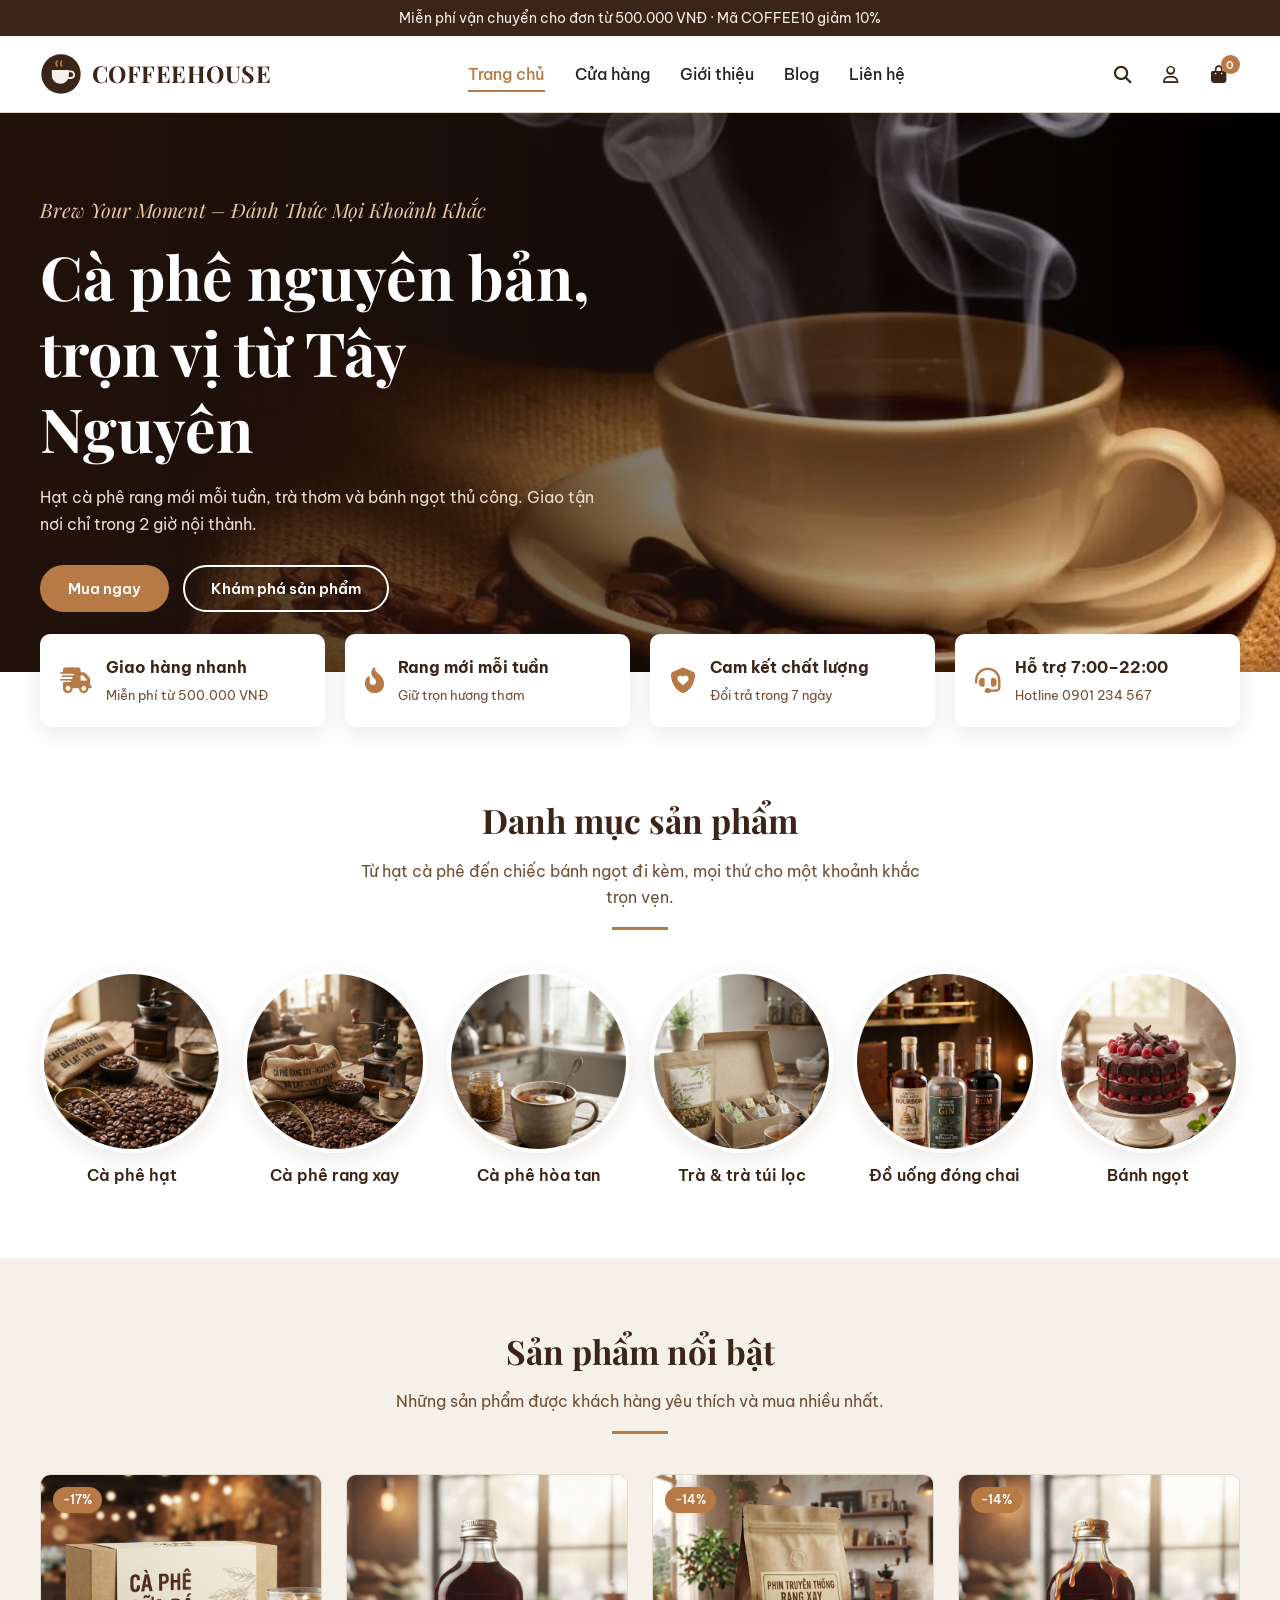
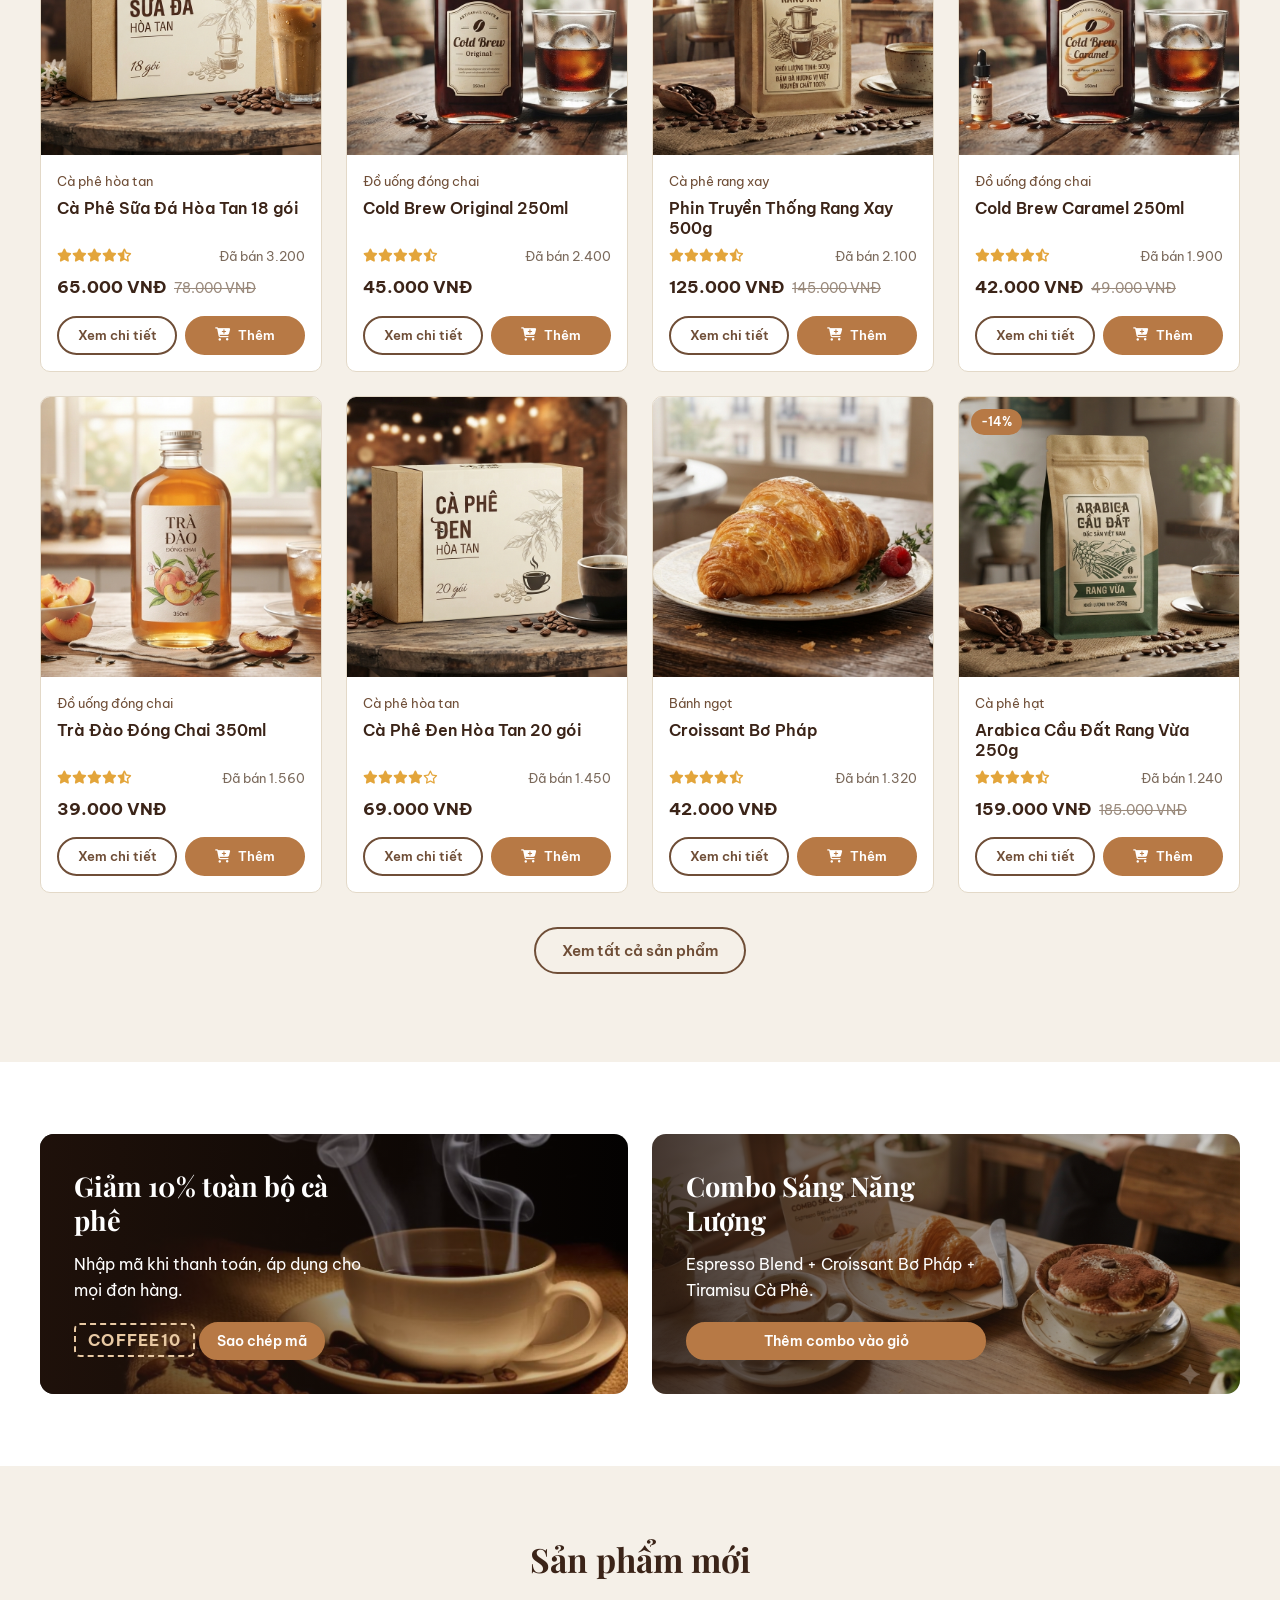
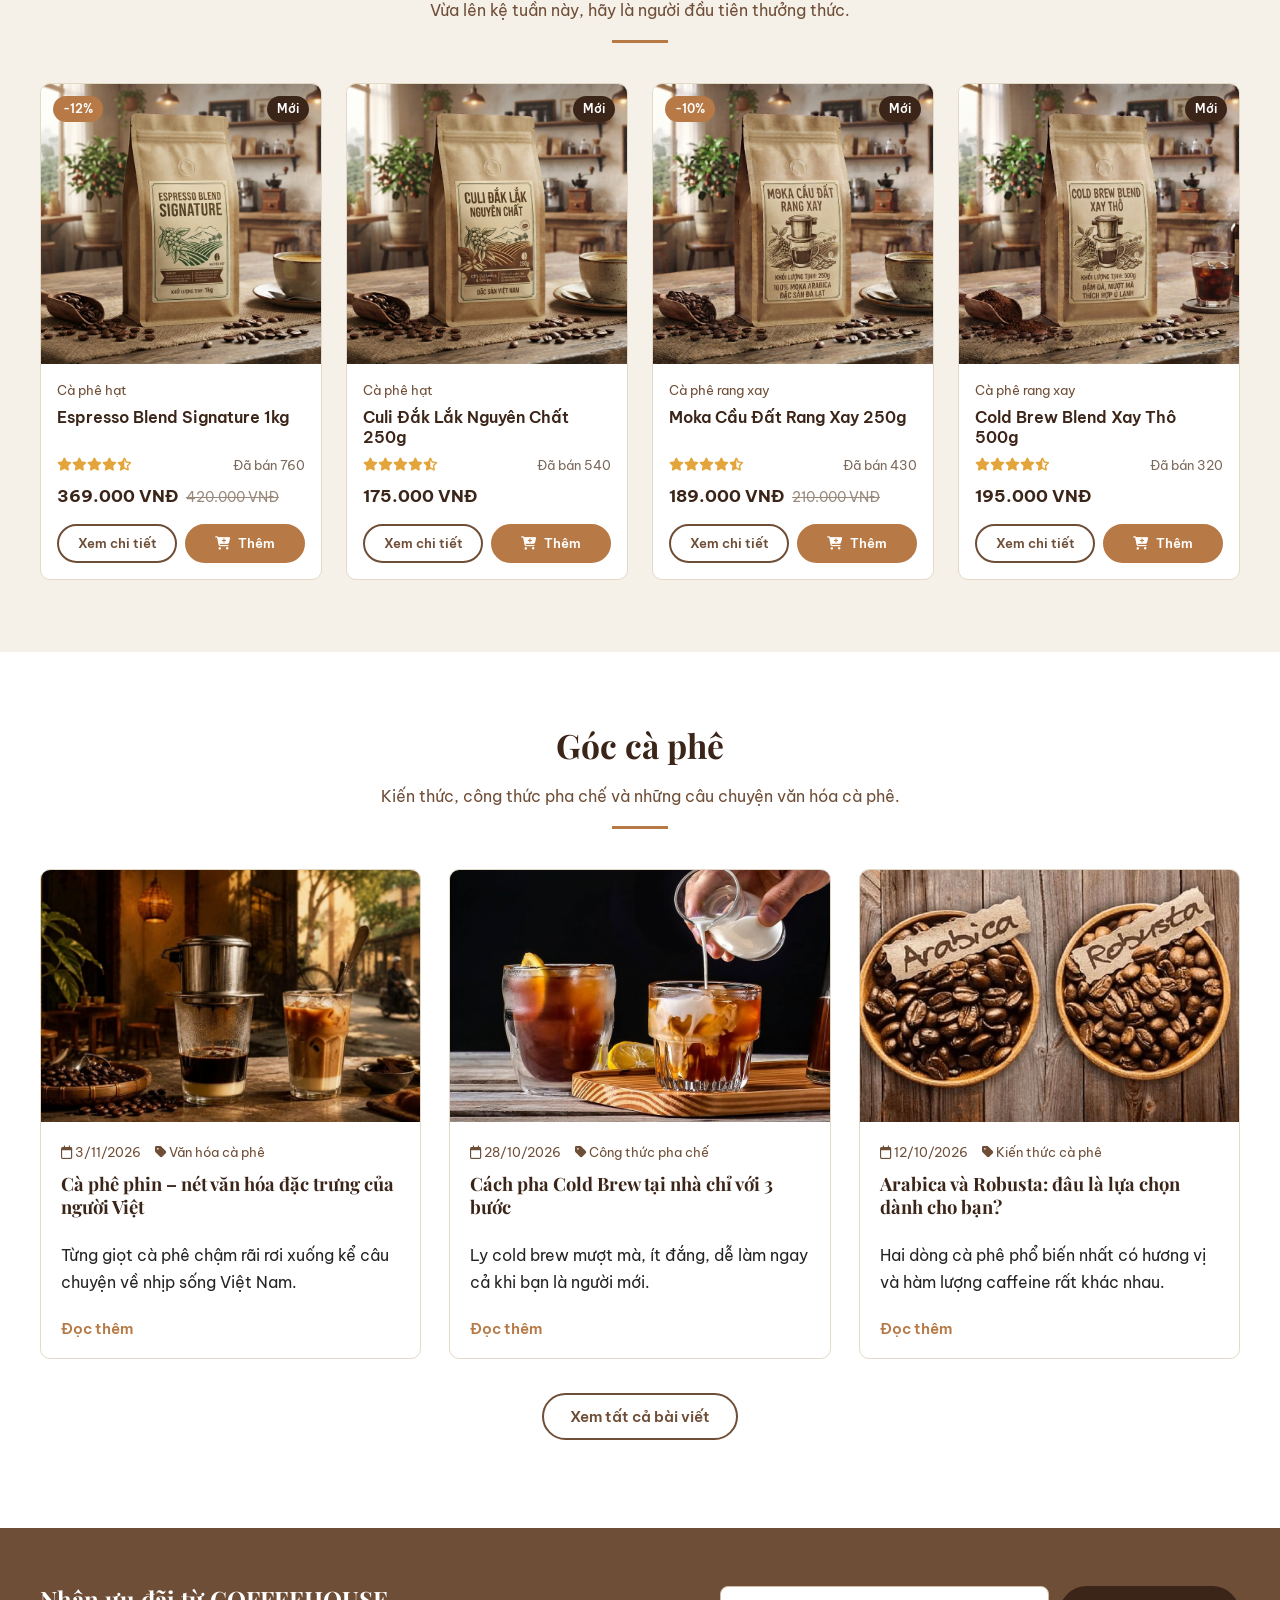
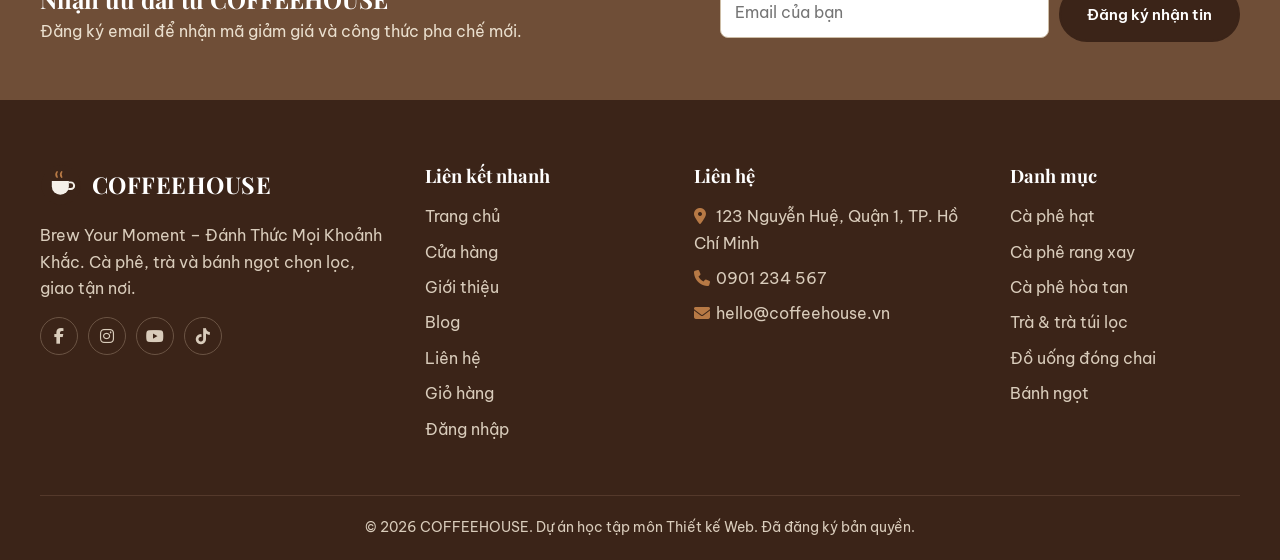
<file: index.html>
<!DOCTYPE html>
<html lang="vi">
<head>
<meta charset="UTF-8">
<meta name="viewport" content="width=device-width, initial-scale=1.0">
<title>Trang chủ | COFFEEHOUSE</title>
<meta name="description" content="COFFEEHOUSE – cà phê, trà, đồ uống và bánh ngọt chọn lọc. Brew Your Moment.">
<link rel="icon" type="image/svg+xml" href="assets/images/logo/favicon.svg">
<link rel="preconnect" href="https://fonts.googleapis.com">
<link rel="preconnect" href="https://fonts.gstatic.com" crossorigin>
<link href="https://fonts.googleapis.com/css2?family=Be+Vietnam+Pro:wght@400;500;600;700&family=Playfair+Display:ital,wght@0,600;0,700;1,500&display=swap" rel="stylesheet">
<link rel="stylesheet" href="https://cdnjs.cloudflare.com/ajax/libs/font-awesome/6.5.1/css/all.min.css">
<link rel="stylesheet" href="assets/css/style.css">
<link rel="stylesheet" href="assets/css/components.css">
<link rel="stylesheet" href="assets/css/responsive.css">
</head>
<body data-page="home">
<div id="site-header"></div>

<main>

<section class="hero"><div class="container"><div class="hero-content">
  <p class="slogan">Brew Your Moment – Đánh Thức Mọi Khoảnh Khắc</p>
  <h1>Cà phê nguyên bản, trọn vị từ Tây Nguyên</h1>
  <p>Hạt cà phê rang mới mỗi tuần, trà thơm và bánh ngọt thủ công. Giao tận nơi chỉ trong 2 giờ nội thành.</p>
  <div class="hero-btns"><a class="btn" href="shop.html">Mua ngay</a><a class="btn btn-outline" href="#categories">Khám phá sản phẩm</a></div>
</div></div></section>
<div class="container"><div class="perks">
  <div class="perk"><i class="fa-solid fa-truck-fast"></i><div><strong>Giao hàng nhanh</strong><small>Miễn phí từ 500.000 VNĐ</small></div></div>
  <div class="perk"><i class="fa-solid fa-fire-flame-curved"></i><div><strong>Rang mới mỗi tuần</strong><small>Giữ trọn hương thơm</small></div></div>
  <div class="perk"><i class="fa-solid fa-shield-heart"></i><div><strong>Cam kết chất lượng</strong><small>Đổi trả trong 7 ngày</small></div></div>
  <div class="perk"><i class="fa-solid fa-headset"></i><div><strong>Hỗ trợ 7:00–22:00</strong><small>Hotline 0901 234 567</small></div></div>
</div></div>
<section class="section" id="categories"><div class="container">
  <div class="section-title"><h2>Danh mục sản phẩm</h2><p>Từ hạt cà phê đến chiếc bánh ngọt đi kèm, mọi thứ cho một khoảnh khắc trọn vẹn.</p></div>
  <div class="cat-grid" id="categoryGrid"></div></div></section>
<section class="section alt"><div class="container">
  <div class="section-title"><h2>Sản phẩm nổi bật</h2><p>Những sản phẩm được khách hàng yêu thích và mua nhiều nhất.</p></div>
  <div class="product-grid" id="featuredGrid"></div>
  <p style="text-align:center;margin-top:34px"><a class="btn btn-ghost" href="shop.html">Xem tất cả sản phẩm</a></p></div></section>
<section class="section"><div class="container"><div class="promo-grid">
  <div class="promo p1"><h3>Giảm 10% toàn bộ cà phê</h3><p>Nhập mã khi thanh toán, áp dụng cho mọi đơn hàng.</p><div><span class="code-pill">COFFEE10</span> <button class="btn btn-sm" data-copy="COFFEE10">Sao chép mã</button></div></div>
  <div class="promo p2"><h3>Combo Sáng Năng Lượng</h3><p>Espresso Blend + Croissant Bơ Pháp + Tiramisu Cà Phê.</p><button class="btn btn-sm" data-combo="3,21,22">Thêm combo vào giỏ</button></div>
</div></div></section>
<section class="section alt"><div class="container">
  <div class="section-title"><h2>Sản phẩm mới</h2><p>Vừa lên kệ tuần này, hãy là người đầu tiên thưởng thức.</p></div>
  <div class="product-grid" id="newGrid"></div></div></section>
<section class="section"><div class="container">
  <div class="section-title"><h2>Góc cà phê</h2><p>Kiến thức, công thức pha chế và những câu chuyện văn hóa cà phê.</p></div>
  <div class="blog-grid" id="blogGrid"></div>
  <p style="text-align:center;margin-top:34px"><a class="btn btn-ghost" href="blog.html">Xem tất cả bài viết</a></p></div></section>
<section class="newsletter"><div class="container inner">
  <div><h2>Nhận ưu đãi từ COFFEEHOUSE</h2><p>Đăng ký email để nhận mã giảm giá và công thức pha chế mới.</p></div>
  <form id="newsletterForm" novalidate><div class="field"><input id="newsEmail" type="email" placeholder="Email của bạn" aria-label="Email nhận tin"><small class="err"></small></div><button class="btn btn-dark" type="submit">Đăng ký nhận tin</button></form>
</div></section>
</main>
<div id="site-footer"></div>
<div id="toast-wrap" aria-live="polite"></div>
<script src="assets/js/products.js"></script>
<script src="assets/js/main.js"></script>

</body>
</html>
</file>
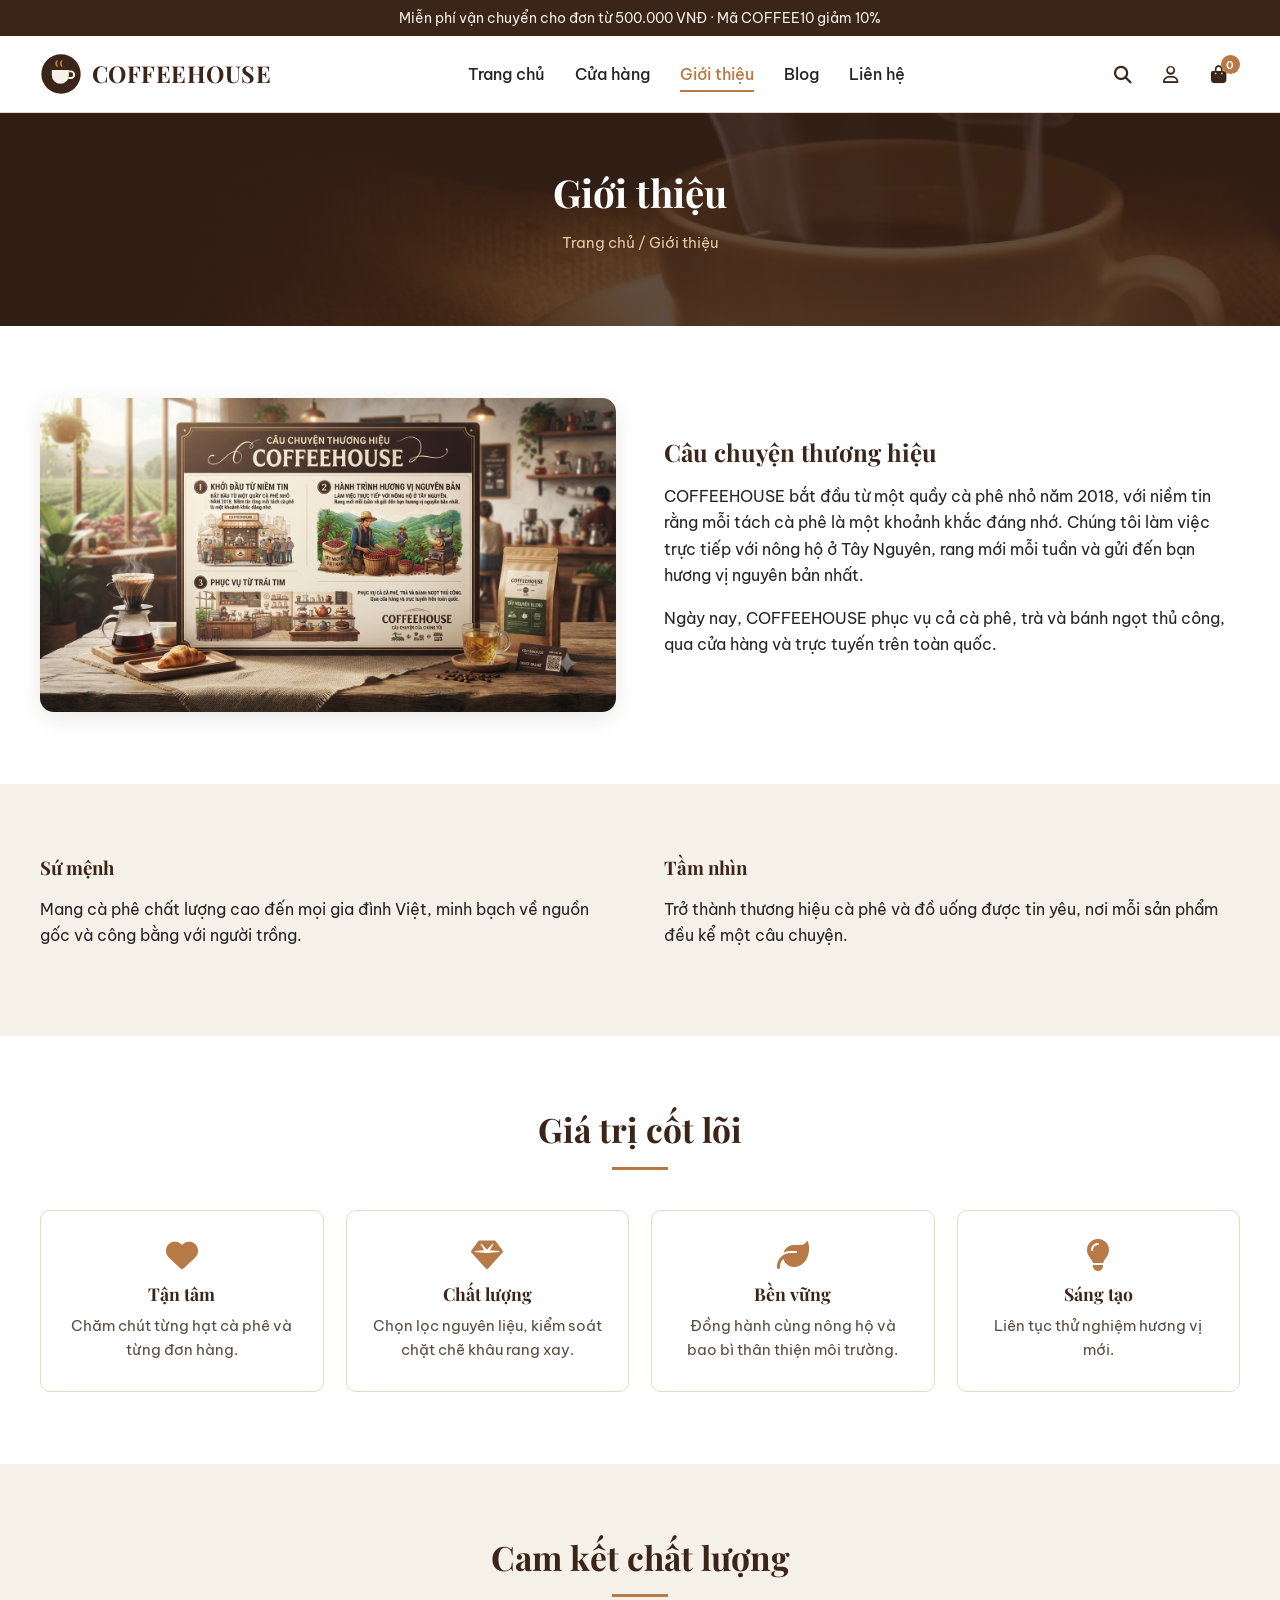
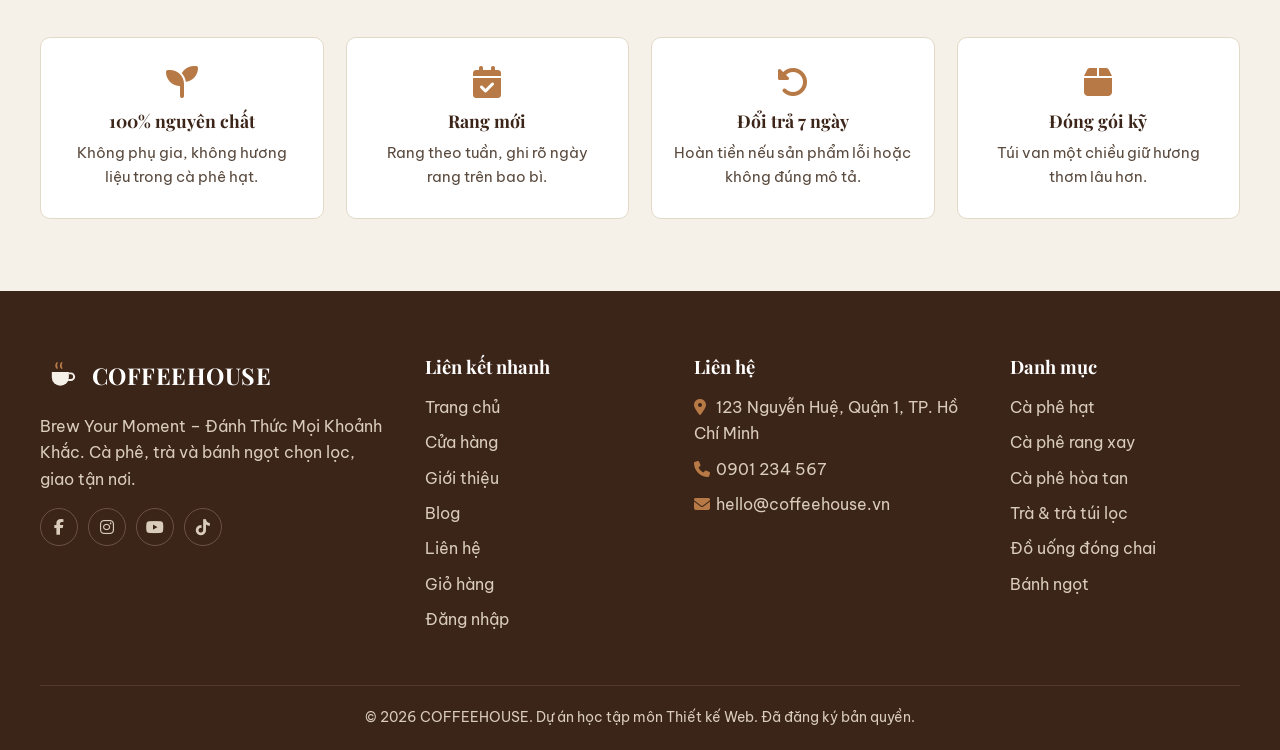
<file: about.html>
<!DOCTYPE html>
<html lang="vi">
<head>
<meta charset="UTF-8">
<meta name="viewport" content="width=device-width, initial-scale=1.0">
<title>Giới thiệu | COFFEEHOUSE</title>
<meta name="description" content="Câu chuyện, sứ mệnh và cam kết chất lượng của COFFEEHOUSE.">
<link rel="icon" type="image/svg+xml" href="assets/images/logo/favicon.svg">
<link rel="preconnect" href="https://fonts.googleapis.com">
<link rel="preconnect" href="https://fonts.gstatic.com" crossorigin>
<link href="https://fonts.googleapis.com/css2?family=Be+Vietnam+Pro:wght@400;500;600;700&family=Playfair+Display:ital,wght@0,600;0,700;1,500&display=swap" rel="stylesheet">
<link rel="stylesheet" href="https://cdnjs.cloudflare.com/ajax/libs/font-awesome/6.5.1/css/all.min.css">
<link rel="stylesheet" href="assets/css/style.css">
<link rel="stylesheet" href="assets/css/components.css">
<link rel="stylesheet" href="assets/css/responsive.css">
</head>
<body data-page="about">
<div id="site-header"></div>
<section class="page-hero"><div class="container"><h1>Giới thiệu</h1><p class="crumb"><a href="index.html">Trang chủ</a> / Giới thiệu</p></div></section>
<main>

<section class="section"><div class="container two-col">
  <img src="assets/images/about/about-store.png" alt="Không gian cửa hàng COFFEEHOUSE">
  <div><h2>Câu chuyện thương hiệu</h2><p>COFFEEHOUSE bắt đầu từ một quầy cà phê nhỏ năm 2018, với niềm tin rằng mỗi tách cà phê là một khoảnh khắc đáng nhớ. Chúng tôi làm việc trực tiếp với nông hộ ở Tây Nguyên, rang mới mỗi tuần và gửi đến bạn hương vị nguyên bản nhất.</p><p>Ngày nay, COFFEEHOUSE phục vụ cả cà phê, trà và bánh ngọt thủ công, qua cửa hàng và trực tuyến trên toàn quốc.</p></div></div></section>
<section class="section alt"><div class="container"><div class="two-col" style="align-items:start">
  <div><h3>Sứ mệnh</h3><p>Mang cà phê chất lượng cao đến mọi gia đình Việt, minh bạch về nguồn gốc và công bằng với người trồng.</p></div>
  <div><h3>Tầm nhìn</h3><p>Trở thành thương hiệu cà phê và đồ uống được tin yêu, nơi mỗi sản phẩm đều kể một câu chuyện.</p></div></div></div></section>
<section class="section"><div class="container"><div class="section-title"><h2>Giá trị cốt lõi</h2></div><div class="values">
  <div class="value"><i class="fa-solid fa-heart"></i><h3>Tận tâm</h3><p>Chăm chút từng hạt cà phê và từng đơn hàng.</p></div>
  <div class="value"><i class="fa-solid fa-gem"></i><h3>Chất lượng</h3><p>Chọn lọc nguyên liệu, kiểm soát chặt chẽ khâu rang xay.</p></div>
  <div class="value"><i class="fa-solid fa-leaf"></i><h3>Bền vững</h3><p>Đồng hành cùng nông hộ và bao bì thân thiện môi trường.</p></div>
  <div class="value"><i class="fa-solid fa-lightbulb"></i><h3>Sáng tạo</h3><p>Liên tục thử nghiệm hương vị mới.</p></div></div></div></section>
<section class="section alt"><div class="container"><div class="section-title"><h2>Cam kết chất lượng</h2></div><div class="values">
  <div class="value"><i class="fa-solid fa-seedling"></i><h3>100% nguyên chất</h3><p>Không phụ gia, không hương liệu trong cà phê hạt.</p></div>
  <div class="value"><i class="fa-solid fa-calendar-check"></i><h3>Rang mới</h3><p>Rang theo tuần, ghi rõ ngày rang trên bao bì.</p></div>
  <div class="value"><i class="fa-solid fa-rotate-left"></i><h3>Đổi trả 7 ngày</h3><p>Hoàn tiền nếu sản phẩm lỗi hoặc không đúng mô tả.</p></div>
  <div class="value"><i class="fa-solid fa-box"></i><h3>Đóng gói kỹ</h3><p>Túi van một chiều giữ hương thơm lâu hơn.</p></div></div></div></section>
</main>
<div id="site-footer"></div>
<div id="toast-wrap" aria-live="polite"></div>
<script src="assets/js/products.js"></script>
<script src="assets/js/main.js"></script>

</body>
</html>
</file>
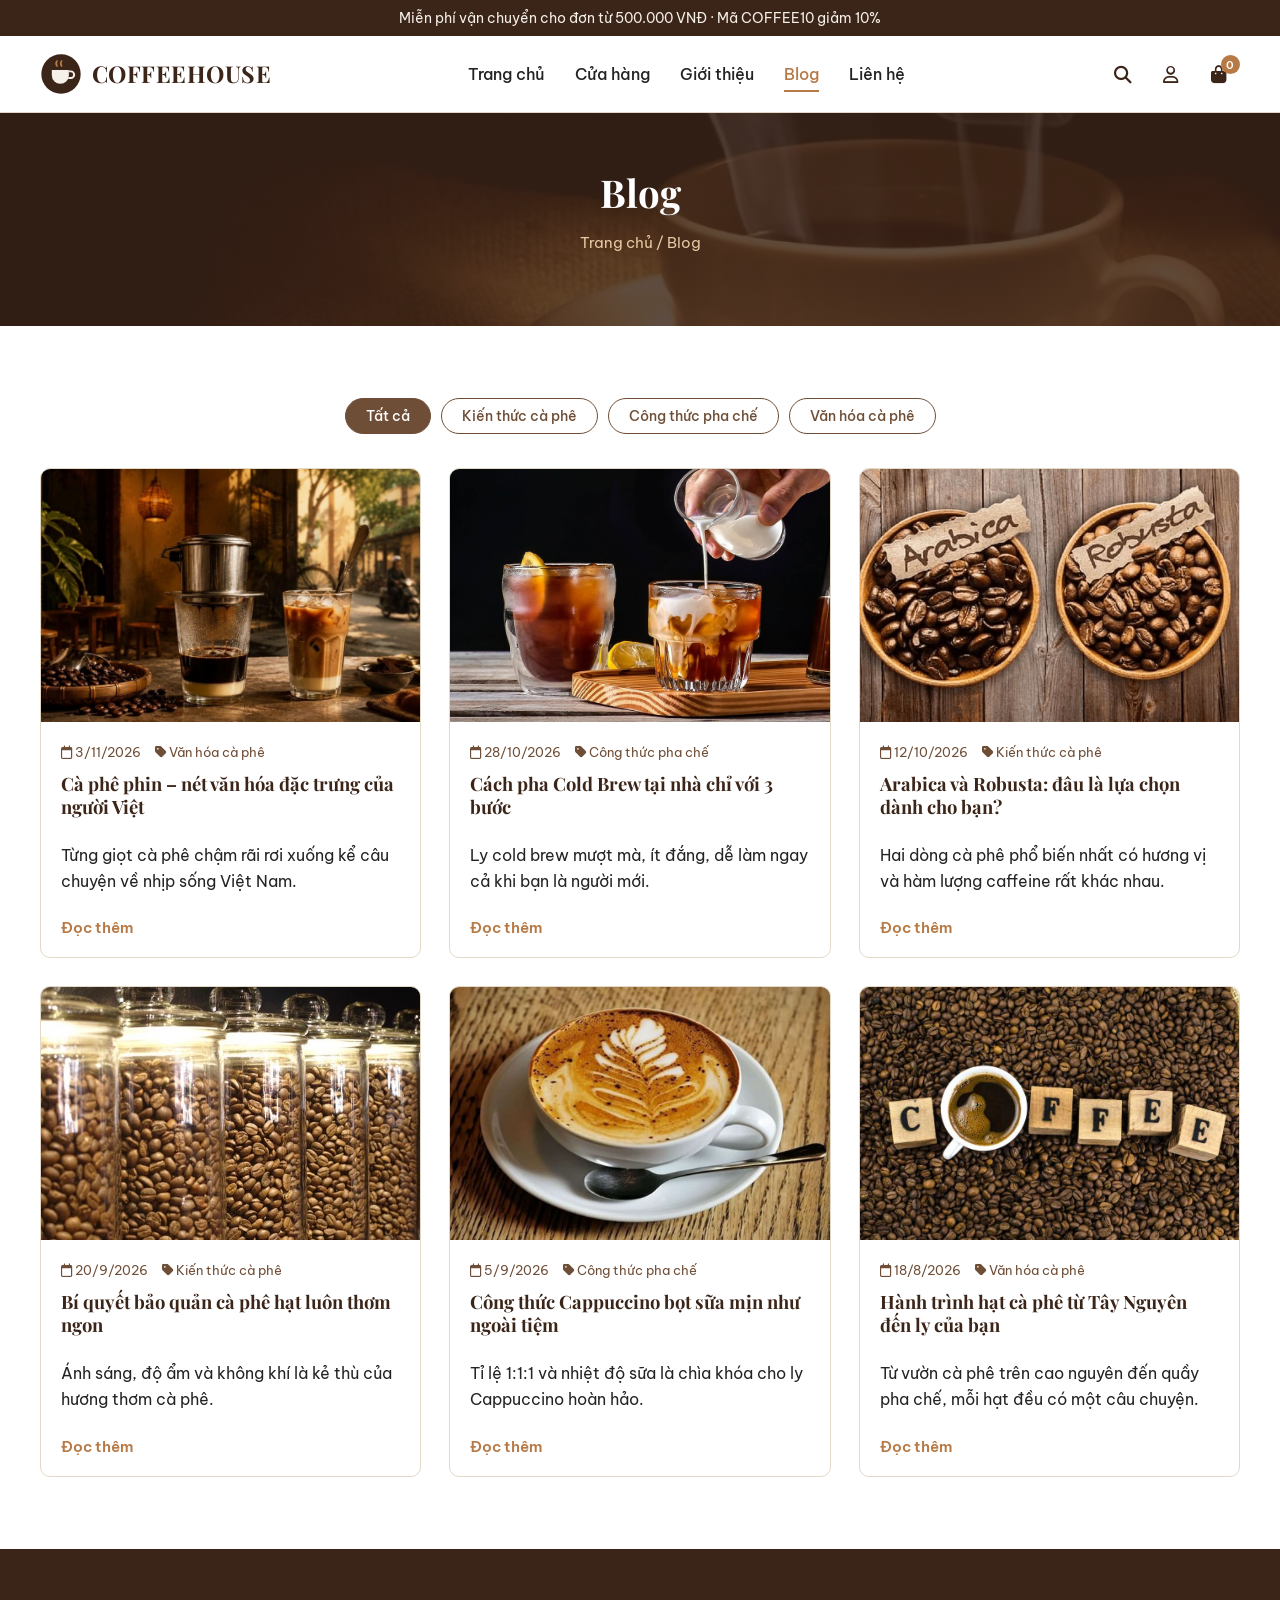
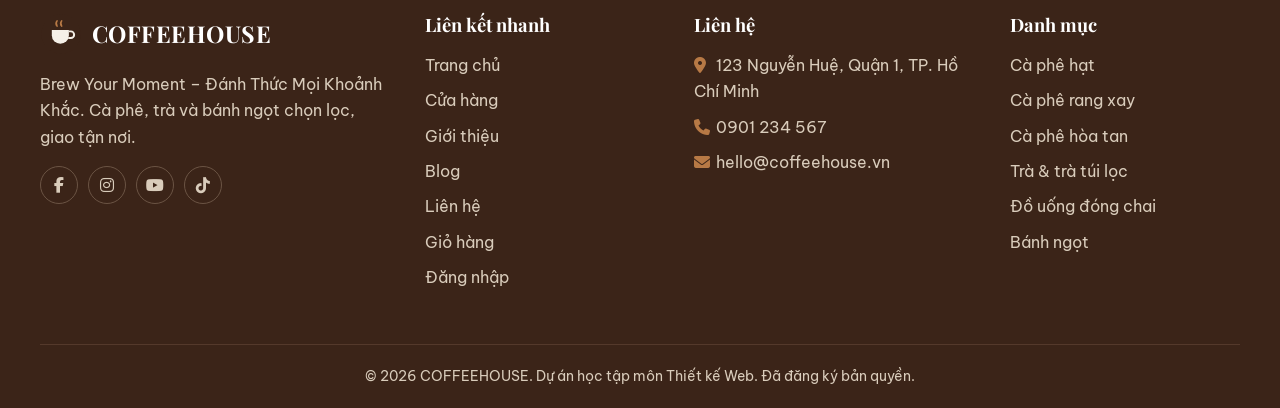
<file: blog.html>
<!DOCTYPE html>
<html lang="vi">
<head>
<meta charset="UTF-8">
<meta name="viewport" content="width=device-width, initial-scale=1.0">
<title>Blog | COFFEEHOUSE</title>
<meta name="description" content="Kiến thức cà phê, công thức pha chế và văn hóa cà phê từ COFFEEHOUSE.">
<link rel="icon" type="image/svg+xml" href="assets/images/logo/favicon.svg">
<link rel="preconnect" href="https://fonts.googleapis.com">
<link rel="preconnect" href="https://fonts.gstatic.com" crossorigin>
<link href="https://fonts.googleapis.com/css2?family=Be+Vietnam+Pro:wght@400;500;600;700&family=Playfair+Display:ital,wght@0,600;0,700;1,500&display=swap" rel="stylesheet">
<link rel="stylesheet" href="https://cdnjs.cloudflare.com/ajax/libs/font-awesome/6.5.1/css/all.min.css">
<link rel="stylesheet" href="assets/css/style.css">
<link rel="stylesheet" href="assets/css/components.css">
<link rel="stylesheet" href="assets/css/responsive.css">
</head>
<body data-page="blog">
<div id="site-header"></div>
<section class="page-hero"><div class="container"><h1>Blog</h1><p class="crumb"><a href="index.html">Trang chủ</a> / Blog</p></div></section>
<main>

<section class="section"><div class="container"><div class="chips" id="blogChips"></div><div class="blog-grid" id="blogList"></div></div></section>
</main>
<div id="site-footer"></div>
<div id="toast-wrap" aria-live="polite"></div>
<script src="assets/js/products.js"></script>
<script src="assets/js/main.js"></script>

</body>
</html>
</file>
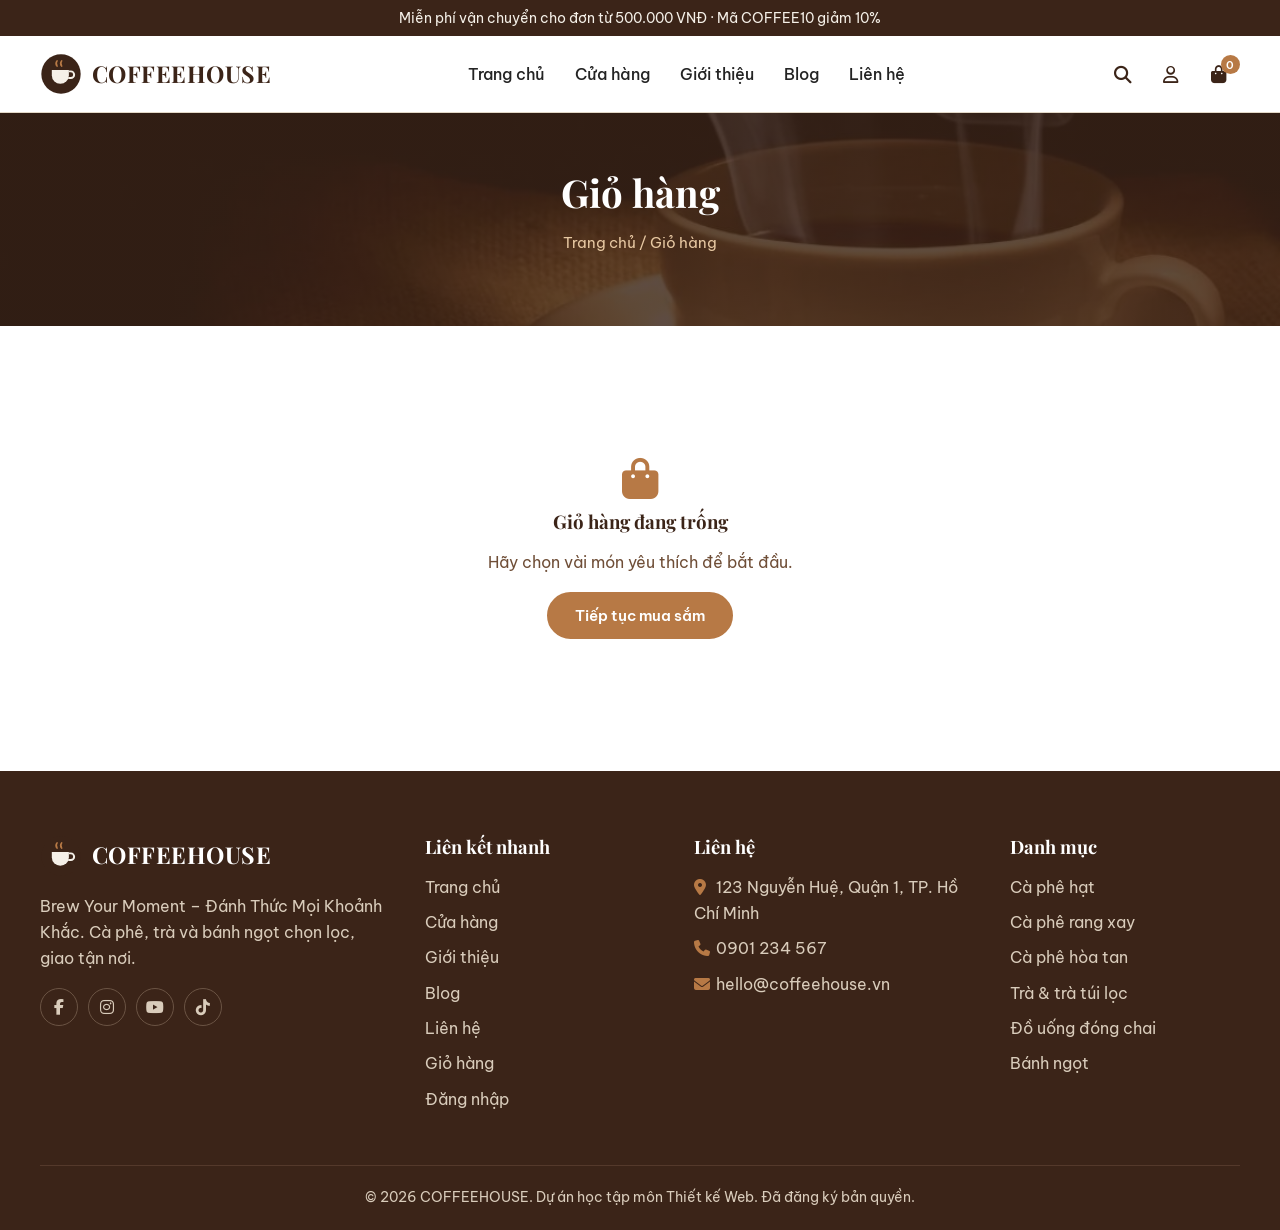
<file: cart.html>
<!DOCTYPE html>
<html lang="vi">
<head>
<meta charset="UTF-8">
<meta name="viewport" content="width=device-width, initial-scale=1.0">
<title>Giỏ hàng | COFFEEHOUSE</title>
<meta name="description" content="Giỏ hàng của bạn tại COFFEEHOUSE.">
<link rel="icon" type="image/svg+xml" href="assets/images/logo/favicon.svg">
<link rel="preconnect" href="https://fonts.googleapis.com">
<link rel="preconnect" href="https://fonts.gstatic.com" crossorigin>
<link href="https://fonts.googleapis.com/css2?family=Be+Vietnam+Pro:wght@400;500;600;700&family=Playfair+Display:ital,wght@0,600;0,700;1,500&display=swap" rel="stylesheet">
<link rel="stylesheet" href="https://cdnjs.cloudflare.com/ajax/libs/font-awesome/6.5.1/css/all.min.css">
<link rel="stylesheet" href="assets/css/style.css">
<link rel="stylesheet" href="assets/css/components.css">
<link rel="stylesheet" href="assets/css/responsive.css">
</head>
<body data-page="cart">
<div id="site-header"></div>
<section class="page-hero"><div class="container"><h1>Giỏ hàng</h1><p class="crumb"><a href="index.html">Trang chủ</a> / Giỏ hàng</p></div></section>
<main>

<section class="section"><div class="container">
<div id="cartEmpty" class="empty hidden"><i class="fa-solid fa-bag-shopping"></i><h3>Giỏ hàng đang trống</h3><p>Hãy chọn vài món yêu thích để bắt đầu.</p><a class="btn" href="shop.html">Tiếp tục mua sắm</a></div>
<div id="cartFull" class="cart-layout">
  <div><table class="cart-table"><thead><tr><th>Sản phẩm</th><th>Đơn giá</th><th>Số lượng</th><th>Thành tiền</th><th></th></tr></thead><tbody id="cartBody"></tbody></table>
    <div class="cart-actions"><a class="btn btn-ghost" href="shop.html"><i class="fa-solid fa-arrow-left"></i> Tiếp tục mua sắm</a><button class="btn btn-ghost" id="clearCart" type="button"><i class="fa-solid fa-trash-can"></i> Xóa toàn bộ giỏ hàng</button></div></div>
  <aside class="summary"><h3>Tổng đơn hàng</h3>
    <form class="coupon" id="couponForm"><input id="couponInput" placeholder="Mã giảm giá" aria-label="Mã giảm giá"><button class="btn btn-sm" type="submit">Áp dụng</button></form>
    <p class="coupon-hint" id="couponMsg"></p>
    <div class="sum-row"><span>Tạm tính</span><span id="sumSub"></span></div>
    <div class="sum-row"><span>Giảm giá</span><span id="sumDiscount"></span></div>
    <div class="sum-row"><span>Phí vận chuyển</span><span id="sumShip"></span></div>
    <div class="sum-row total"><span>Tổng cộng</span><span id="sumTotal"></span></div>
    <a class="btn btn-block" href="checkout.html" style="margin-top:14px">Tiến hành thanh toán</a></aside>
</div></div></section>
</main>
<div id="site-footer"></div>
<div id="toast-wrap" aria-live="polite"></div>
<script src="assets/js/products.js"></script>
<script src="assets/js/main.js"></script>
<script src="assets/js/cart.js"></script>
</body>
</html>
</file>
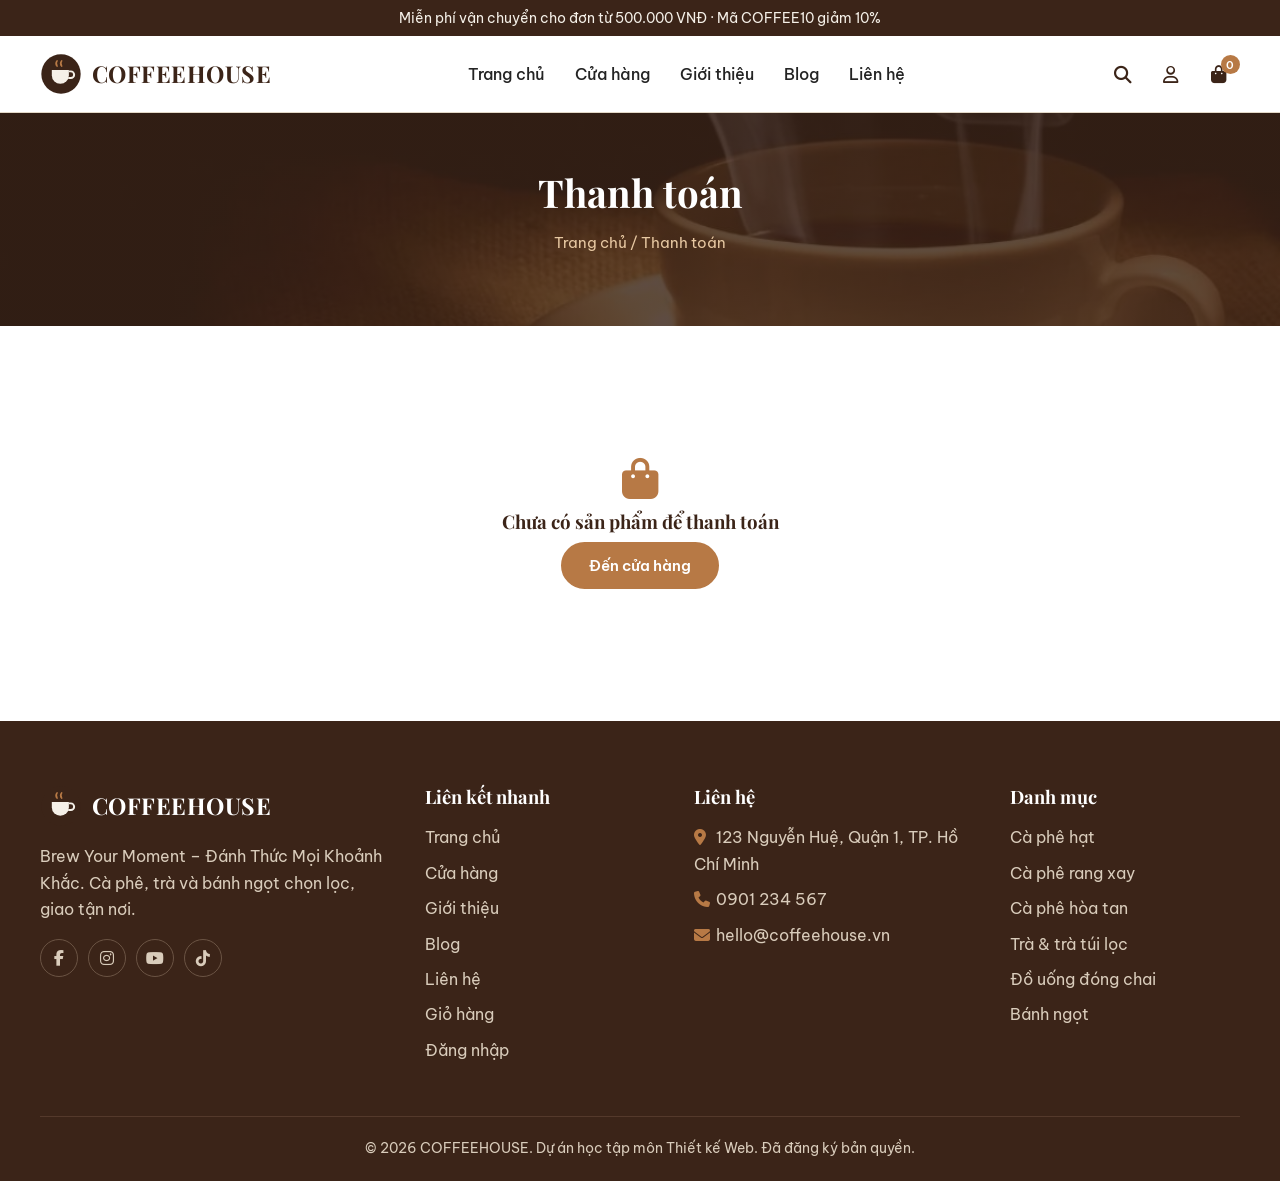
<file: checkout.html>
<!DOCTYPE html>
<html lang="vi">
<head>
<meta charset="UTF-8">
<meta name="viewport" content="width=device-width, initial-scale=1.0">
<title>Thanh toán | COFFEEHOUSE</title>
<meta name="description" content="Thanh toán đơn hàng tại COFFEEHOUSE.">
<link rel="icon" type="image/svg+xml" href="assets/images/logo/favicon.svg">
<link rel="preconnect" href="https://fonts.googleapis.com">
<link rel="preconnect" href="https://fonts.gstatic.com" crossorigin>
<link href="https://fonts.googleapis.com/css2?family=Be+Vietnam+Pro:wght@400;500;600;700&family=Playfair+Display:ital,wght@0,600;0,700;1,500&display=swap" rel="stylesheet">
<link rel="stylesheet" href="https://cdnjs.cloudflare.com/ajax/libs/font-awesome/6.5.1/css/all.min.css">
<link rel="stylesheet" href="assets/css/style.css">
<link rel="stylesheet" href="assets/css/components.css">
<link rel="stylesheet" href="assets/css/responsive.css">
</head>
<body data-page="checkout">
<div id="site-header"></div>
<section class="page-hero"><div class="container"><h1>Thanh toán</h1><p class="crumb"><a href="index.html">Trang chủ</a> / Thanh toán</p></div></section>
<main>

<section class="section"><div class="container">
<div id="checkoutEmpty" class="empty hidden"><i class="fa-solid fa-bag-shopping"></i><h3>Chưa có sản phẩm để thanh toán</h3><a class="btn" href="shop.html">Đến cửa hàng</a></div>
<div id="orderSuccess" class="success hidden"><i class="fa-solid fa-circle-check"></i><h2>Đặt hàng thành công!</h2><p>Mã đơn hàng của bạn:</p><div class="order-code" id="orderCode"></div>
  <p>Tổng thanh toán: <strong id="orderTotal"></strong></p><p id="orderPay"></p><a class="btn" href="index.html">Về trang chủ</a> <a class="btn btn-ghost" href="shop.html">Mua thêm</a></div>
<div id="checkoutFull" class="checkout-layout">
  <form class="form-card" id="checkoutForm" novalidate><h3>Thông tin giao hàng</h3>
    <div class="field"><label for="coName">Họ tên *</label><input id="coName" type="text" placeholder="" ><small class="err"></small></div>
    <div class="form-row"><div class="field"><label for="coPhone">Số điện thoại *</label><input id="coPhone" type="tel" placeholder="0901234567" ><small class="err"></small></div><div class="field"><label for="coEmail">Email *</label><input id="coEmail" type="email" placeholder="" ><small class="err"></small></div></div>
    <div class="field"><label for="coAddress">Địa chỉ giao hàng *</label><input id="coAddress" type="text" placeholder="" ><small class="err"></small></div>
    <div class="field"><label for="coNote">Ghi chú đơn hàng</label><textarea id="coNote" placeholder="Ví dụ: giao giờ hành chính"></textarea></div>
    <h3>Phương thức thanh toán</h3>
    <label class="pay-opt"><input type="radio" name="pay" value="cod" checked><span><strong>Thanh toán khi nhận hàng (COD)</strong><br><small>Trả tiền mặt cho nhân viên giao hàng.</small></span></label>
    <label class="pay-opt"><input type="radio" name="pay" value="bank"><span><strong>Chuyển khoản ngân hàng</strong><br><small>Thanh toán mô phỏng, không trừ tiền thật.</small></span></label>
    <div class="bank-box hidden" id="bankBox">Ngân hàng: Vietcombank · STK: 0123 456 789 · Chủ TK: CONG TY COFFEEHOUSE</div>
    <button class="btn btn-block" type="submit">Xác nhận đặt hàng</button></form>
  <aside class="summary"><h3>Đơn hàng của bạn</h3><div id="miniList"></div>
    <form class="coupon" id="couponForm"><input id="couponInput" placeholder="Mã giảm giá" aria-label="Mã giảm giá"><button class="btn btn-sm" type="submit">Áp dụng</button></form><p class="coupon-hint" id="couponMsg"></p>
    <div class="sum-row"><span>Tạm tính</span><span id="sumSub"></span></div><div class="sum-row"><span>Giảm giá</span><span id="sumDiscount"></span></div>
    <div class="sum-row"><span>Phí vận chuyển</span><span id="sumShip"></span></div><div class="sum-row total"><span>Tổng cộng</span><span id="sumTotal"></span></div></aside>
</div></div></section>
</main>
<div id="site-footer"></div>
<div id="toast-wrap" aria-live="polite"></div>
<script src="assets/js/products.js"></script>
<script src="assets/js/main.js"></script>
<script src="assets/js/checkout.js"></script>
</body>
</html>
</file>
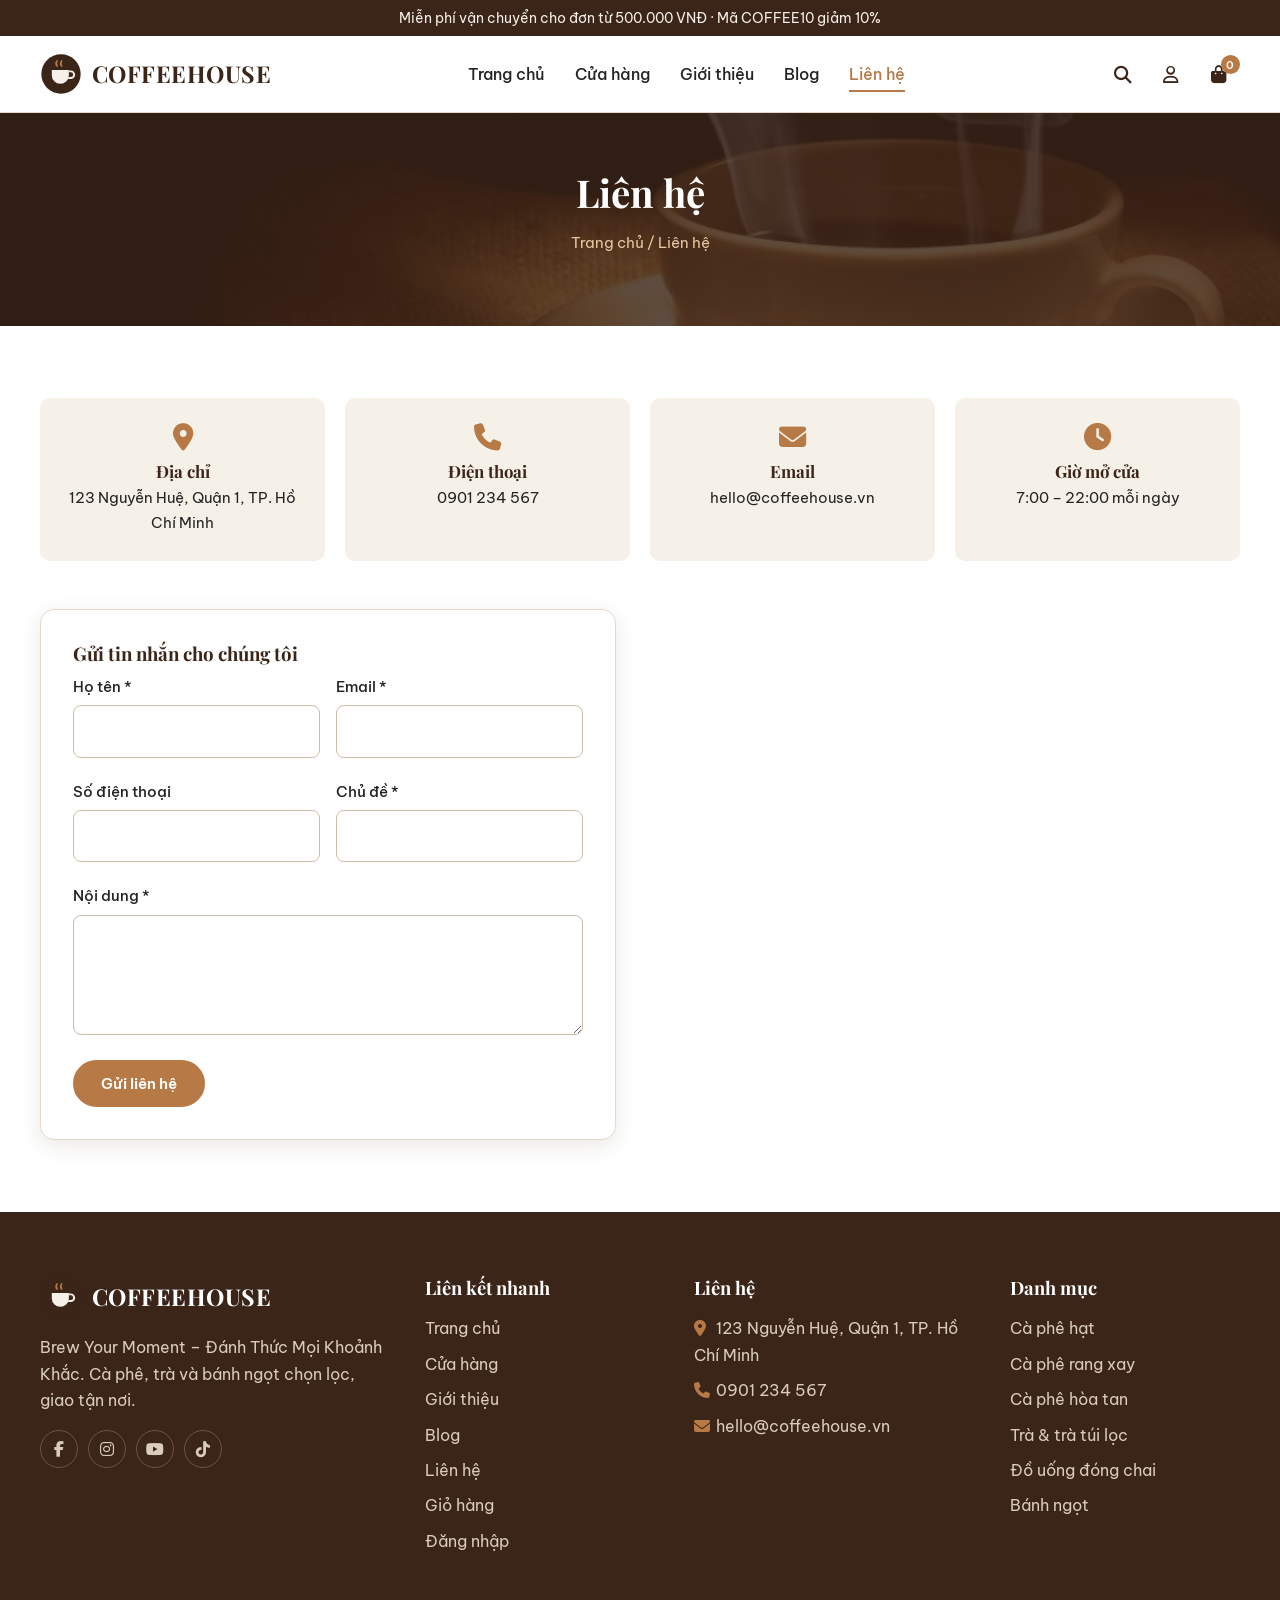
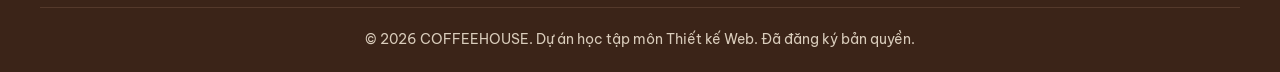
<file: contact.html>
<!DOCTYPE html>
<html lang="vi">
<head>
<meta charset="UTF-8">
<meta name="viewport" content="width=device-width, initial-scale=1.0">
<title>Liên hệ | COFFEEHOUSE</title>
<meta name="description" content="Liên hệ COFFEEHOUSE: địa chỉ, điện thoại, email và bản đồ.">
<link rel="icon" type="image/svg+xml" href="assets/images/logo/favicon.svg">
<link rel="preconnect" href="https://fonts.googleapis.com">
<link rel="preconnect" href="https://fonts.gstatic.com" crossorigin>
<link href="https://fonts.googleapis.com/css2?family=Be+Vietnam+Pro:wght@400;500;600;700&family=Playfair+Display:ital,wght@0,600;0,700;1,500&display=swap" rel="stylesheet">
<link rel="stylesheet" href="https://cdnjs.cloudflare.com/ajax/libs/font-awesome/6.5.1/css/all.min.css">
<link rel="stylesheet" href="assets/css/style.css">
<link rel="stylesheet" href="assets/css/components.css">
<link rel="stylesheet" href="assets/css/responsive.css">
</head>
<body data-page="contact">
<div id="site-header"></div>
<section class="page-hero"><div class="container"><h1>Liên hệ</h1><p class="crumb"><a href="index.html">Trang chủ</a> / Liên hệ</p></div></section>
<main>

<section class="section"><div class="container">
<div class="info-cards">
  <div class="info-card"><i class="fa-solid fa-location-dot"></i><h4>Địa chỉ</h4><p>123 Nguyễn Huệ, Quận 1, TP. Hồ Chí Minh</p></div>
  <div class="info-card"><i class="fa-solid fa-phone"></i><h4>Điện thoại</h4><p><a href="tel:0901234567">0901 234 567</a></p></div>
  <div class="info-card"><i class="fa-solid fa-envelope"></i><h4>Email</h4><p><a href="mailto:hello@coffeehouse.vn">hello@coffeehouse.vn</a></p></div>
  <div class="info-card"><i class="fa-solid fa-clock"></i><h4>Giờ mở cửa</h4><p>7:00 – 22:00 mỗi ngày</p></div></div>
<div class="two-col" style="align-items:stretch">
  <form class="form-card" id="contactForm" novalidate><h3>Gửi tin nhắn cho chúng tôi</h3><div id="contactMsg"></div>
    <div class="form-row"><div class="field"><label for="ctName">Họ tên *</label><input id="ctName" type="text" placeholder="" ><small class="err"></small></div><div class="field"><label for="ctEmail">Email *</label><input id="ctEmail" type="email" placeholder="" ><small class="err"></small></div></div>
    <div class="form-row"><div class="field"><label for="ctPhone">Số điện thoại</label><input id="ctPhone" type="tel" placeholder="" ><small class="err"></small></div><div class="field"><label for="ctSubject">Chủ đề *</label><input id="ctSubject" type="text" placeholder="" ><small class="err"></small></div></div>
    <div class="field"><label for="ctMsg">Nội dung *</label><textarea id="ctMsg"></textarea><small class="err"></small></div>
    <button class="btn" type="submit">Gửi liên hệ</button></form>
  <iframe class="map-frame" title="Bản đồ cửa hàng COFFEEHOUSE" loading="lazy" referrerpolicy="no-referrer-when-downgrade" src="https://maps.google.com/maps?q=Ph%E1%BB%91%20%C4%91i%E1%BB%87%20b%E1%BB%99%20Nguy%E1%BB%85n%20Hu%E1%BB%87%2C%20Qu%E1%BA%ADn%201%2C%20TP.HCM&amp;output=embed"></iframe>
</div></div></section>
</main>
<div id="site-footer"></div>
<div id="toast-wrap" aria-live="polite"></div>
<script src="assets/js/products.js"></script>
<script src="assets/js/main.js"></script>
<script src="assets/js/contact.js"></script>
</body>
</html>
</file>
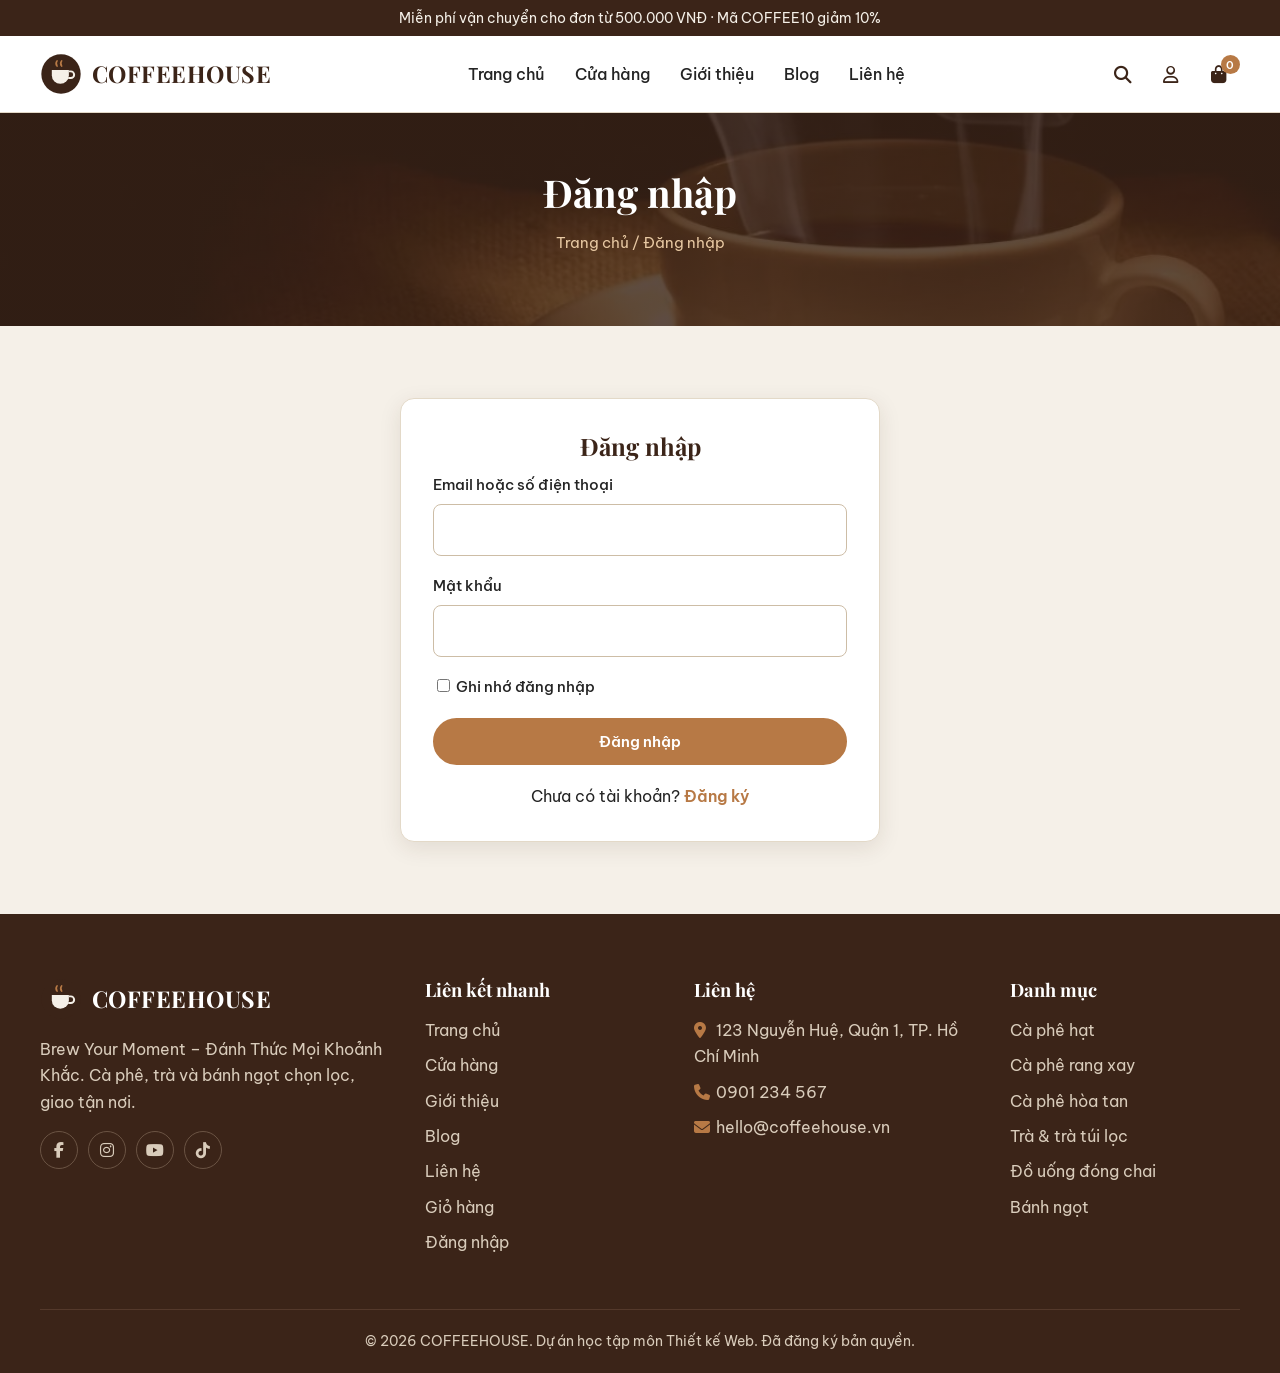
<file: login.html>
<!DOCTYPE html>
<html lang="vi">
<head>
<meta charset="UTF-8">
<meta name="viewport" content="width=device-width, initial-scale=1.0">
<title>Đăng nhập | COFFEEHOUSE</title>
<meta name="description" content="Đăng nhập tài khoản COFFEEHOUSE.">
<link rel="icon" type="image/svg+xml" href="assets/images/logo/favicon.svg">
<link rel="preconnect" href="https://fonts.googleapis.com">
<link rel="preconnect" href="https://fonts.gstatic.com" crossorigin>
<link href="https://fonts.googleapis.com/css2?family=Be+Vietnam+Pro:wght@400;500;600;700&family=Playfair+Display:ital,wght@0,600;0,700;1,500&display=swap" rel="stylesheet">
<link rel="stylesheet" href="https://cdnjs.cloudflare.com/ajax/libs/font-awesome/6.5.1/css/all.min.css">
<link rel="stylesheet" href="assets/css/style.css">
<link rel="stylesheet" href="assets/css/components.css">
<link rel="stylesheet" href="assets/css/responsive.css">
</head>
<body data-page="login">
<div id="site-header"></div>
<section class="page-hero"><div class="container"><h1>Đăng nhập</h1><p class="crumb"><a href="index.html">Trang chủ</a> / Đăng nhập</p></div></section>
<main>

<section class="section alt"><div class="container auth-wrap"><form class="form-card" id="loginForm" novalidate><h2>Đăng nhập</h2><div id="loginMsg"></div>
  <div class="field"><label for="loginId">Email hoặc số điện thoại</label><input id="loginId" type="text" placeholder="" ><small class="err"></small></div><div class="field"><label for="loginPw">Mật khẩu</label><input id="loginPw" type="password" placeholder="" ><small class="err"></small></div>
  <div class="field"><label class="check"><input type="checkbox" id="remember"> Ghi nhớ đăng nhập</label></div>
  <button class="btn btn-block" type="submit">Đăng nhập</button>
  <p style="text-align:center;margin:18px 0 0">Chưa có tài khoản? <a href="register.html" style="color:var(--caramel);font-weight:600">Đăng ký</a></p></form></div></section>
</main>
<div id="site-footer"></div>
<div id="toast-wrap" aria-live="polite"></div>
<script src="assets/js/products.js"></script>
<script src="assets/js/main.js"></script>
<script src="assets/js/auth.js"></script>
</body>
</html>
</file>
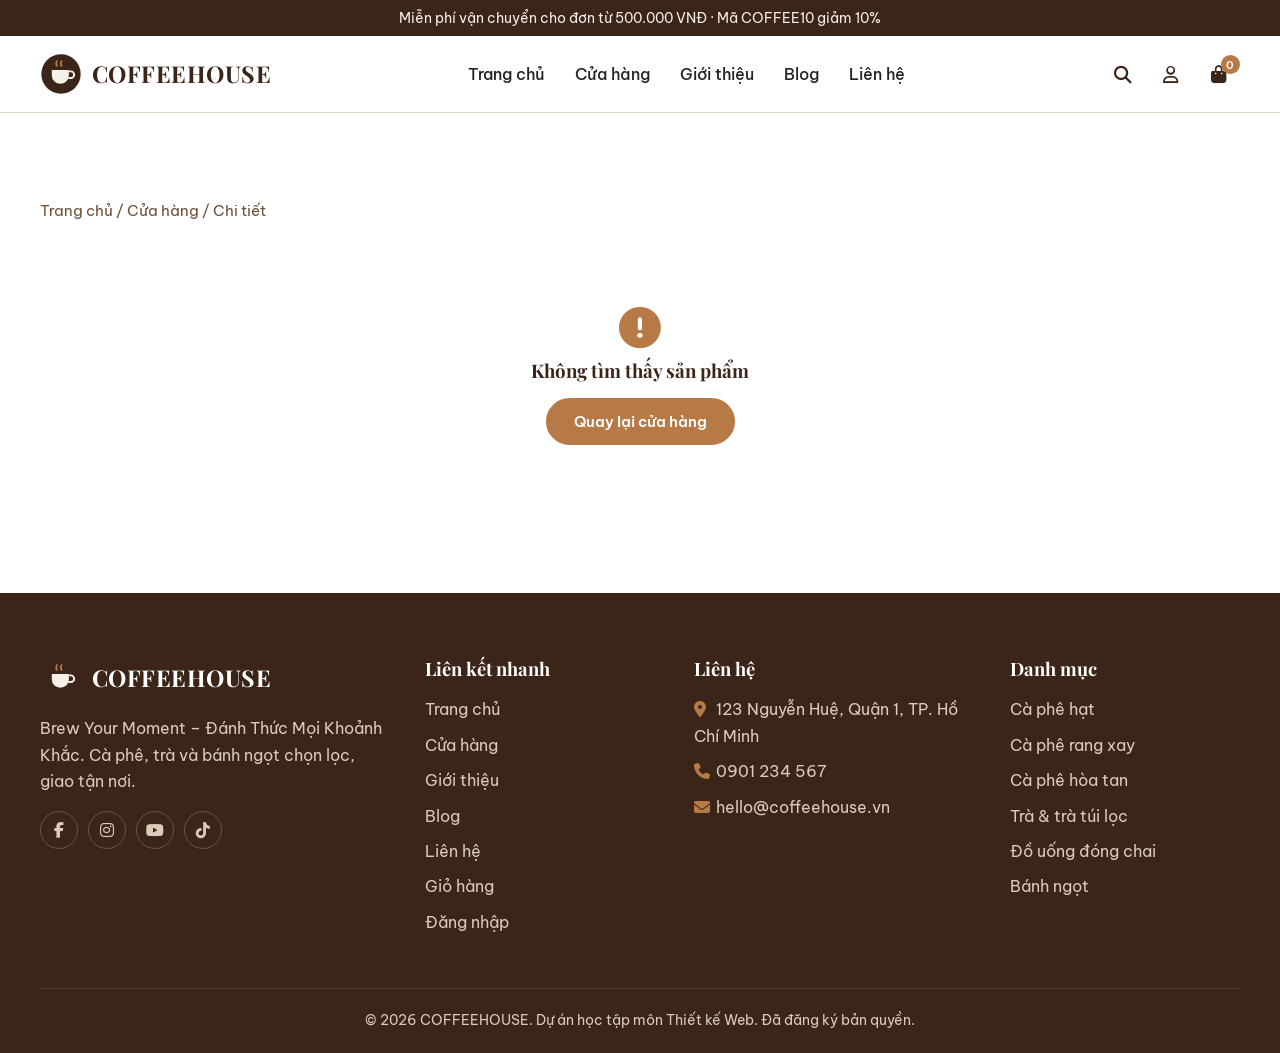
<file: product-detail.html>
<!DOCTYPE html>
<html lang="vi">
<head>
<meta charset="UTF-8">
<meta name="viewport" content="width=device-width, initial-scale=1.0">
<title>Chi tiết sản phẩm | COFFEEHOUSE</title>
<meta name="description" content="Thông tin chi tiết sản phẩm tại COFFEEHOUSE.">
<link rel="icon" type="image/svg+xml" href="assets/images/logo/favicon.svg">
<link rel="preconnect" href="https://fonts.googleapis.com">
<link rel="preconnect" href="https://fonts.gstatic.com" crossorigin>
<link href="https://fonts.googleapis.com/css2?family=Be+Vietnam+Pro:wght@400;500;600;700&family=Playfair+Display:ital,wght@0,600;0,700;1,500&display=swap" rel="stylesheet">
<link rel="stylesheet" href="https://cdnjs.cloudflare.com/ajax/libs/font-awesome/6.5.1/css/all.min.css">
<link rel="stylesheet" href="assets/css/style.css">
<link rel="stylesheet" href="assets/css/components.css">
<link rel="stylesheet" href="assets/css/responsive.css">
</head>
<body data-page="detail">
<div id="site-header"></div>

<main>

<section class="section"><div class="container">
  <p class="crumb" style="color:var(--coffee);margin-bottom:24px"><a href="index.html">Trang chủ</a> / <a href="shop.html">Cửa hàng</a> / <span id="crumbName">Chi tiết</span></p>
  <div class="detail" id="detailBox"></div></div></section>
<div id="detailExtra">
<section class="section alt"><div class="container two-col" style="align-items:start">
  <div><h2>Đánh giá của khách hàng</h2><div id="reviewList"></div></div>
  <form class="form-card" id="reviewForm" novalidate><h3>Viết đánh giá</h3>
    <div class="field"><label>Số sao</label><div class="star-pick" id="starPick" aria-label="Chọn số sao"></div></div>
    <div class="field"><label for="rvName">Tên của bạn</label><input id="rvName" type="text"><small class="err"></small></div>
    <div class="field"><label for="rvText">Nội dung</label><textarea id="rvText"></textarea><small class="err"></small></div>
    <button class="btn" type="submit">Gửi đánh giá</button></form></div></section>
<section class="section"><div class="container"><div class="section-title"><h2>Sản phẩm liên quan</h2></div><div class="product-grid" id="relatedGrid"></div></div></section>
</div>
</main>
<div id="site-footer"></div>
<div id="toast-wrap" aria-live="polite"></div>
<script src="assets/js/products.js"></script>
<script src="assets/js/main.js"></script>
<script src="assets/js/shop.js"></script>
</body>
</html>
</file>
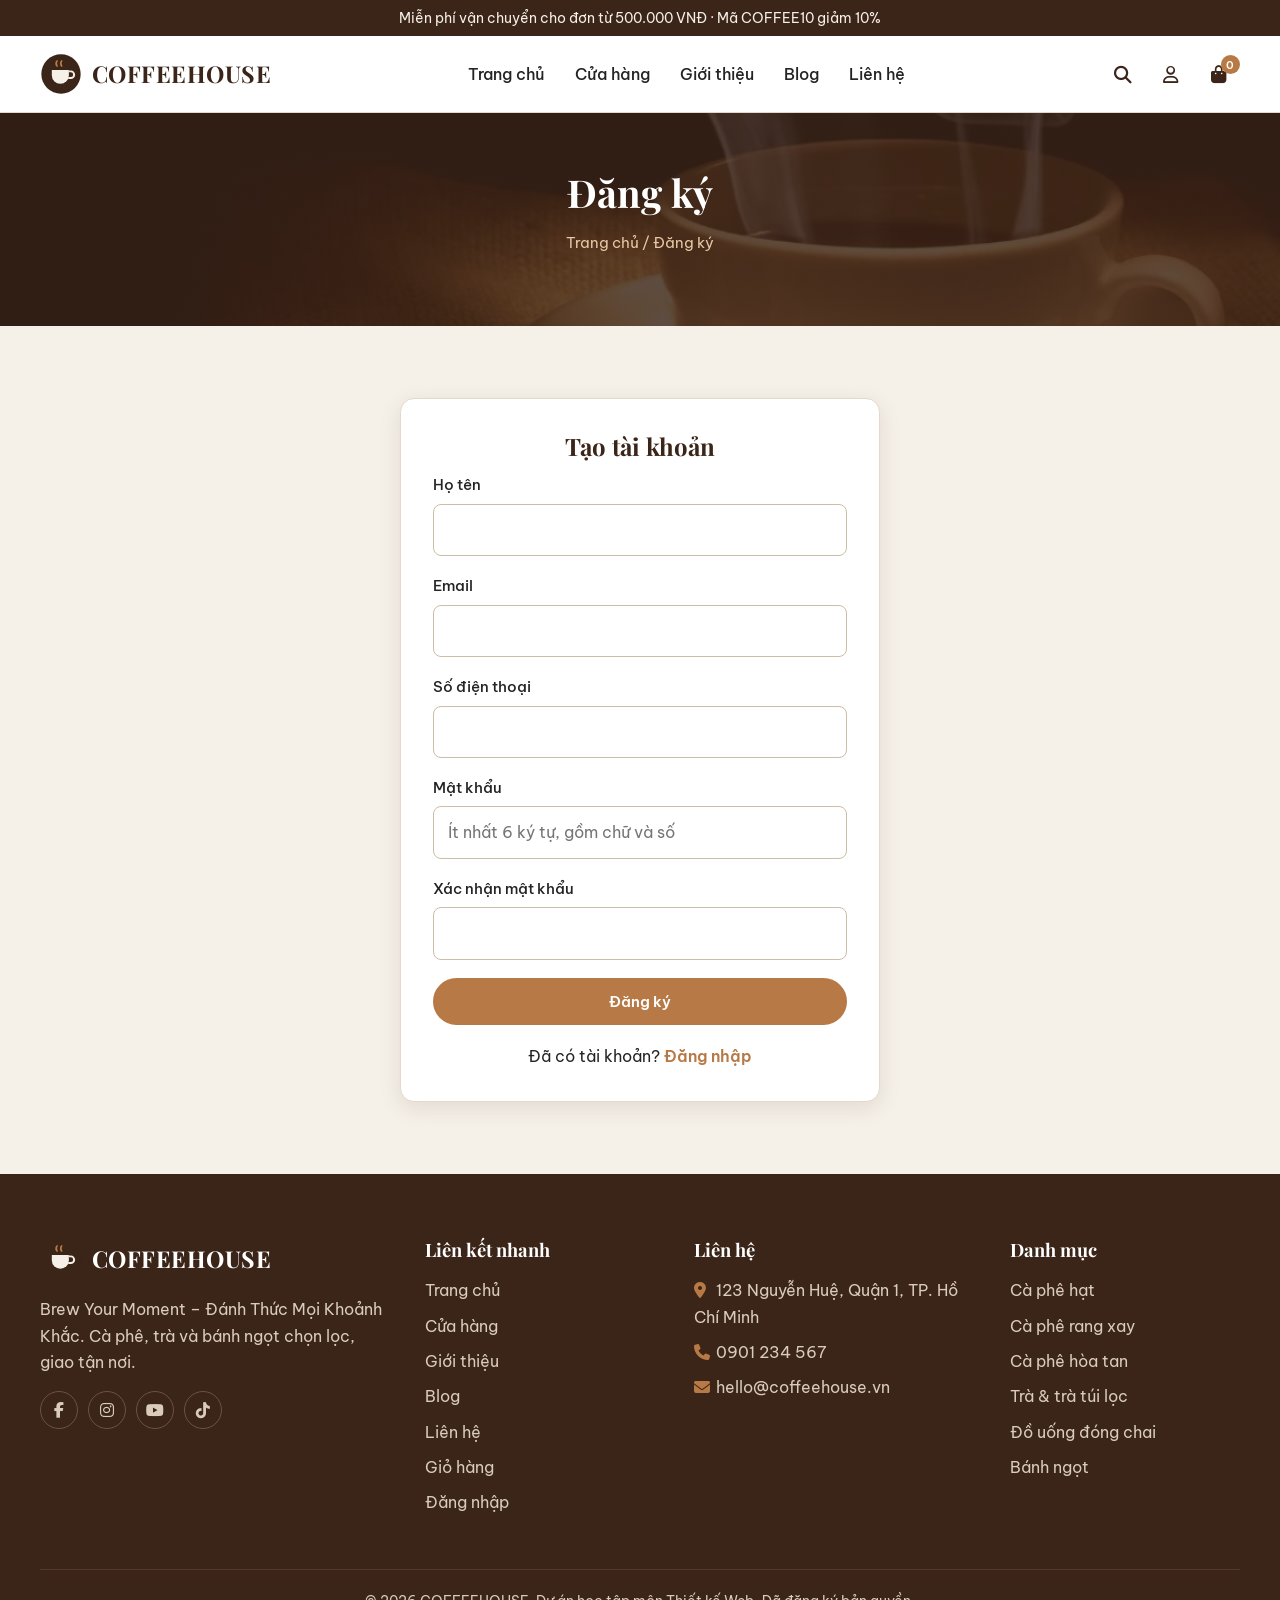
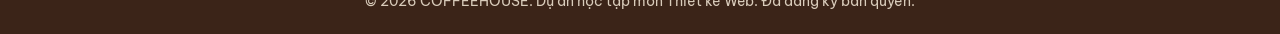
<file: register.html>
<!DOCTYPE html>
<html lang="vi">
<head>
<meta charset="UTF-8">
<meta name="viewport" content="width=device-width, initial-scale=1.0">
<title>Đăng ký | COFFEEHOUSE</title>
<meta name="description" content="Tạo tài khoản COFFEEHOUSE.">
<link rel="icon" type="image/svg+xml" href="assets/images/logo/favicon.svg">
<link rel="preconnect" href="https://fonts.googleapis.com">
<link rel="preconnect" href="https://fonts.gstatic.com" crossorigin>
<link href="https://fonts.googleapis.com/css2?family=Be+Vietnam+Pro:wght@400;500;600;700&family=Playfair+Display:ital,wght@0,600;0,700;1,500&display=swap" rel="stylesheet">
<link rel="stylesheet" href="https://cdnjs.cloudflare.com/ajax/libs/font-awesome/6.5.1/css/all.min.css">
<link rel="stylesheet" href="assets/css/style.css">
<link rel="stylesheet" href="assets/css/components.css">
<link rel="stylesheet" href="assets/css/responsive.css">
</head>
<body data-page="register">
<div id="site-header"></div>
<section class="page-hero"><div class="container"><h1>Đăng ký</h1><p class="crumb"><a href="index.html">Trang chủ</a> / Đăng ký</p></div></section>
<main>

<section class="section alt"><div class="container auth-wrap"><form class="form-card" id="registerForm" novalidate><h2>Tạo tài khoản</h2><div id="regMsg"></div>
  <div class="field"><label for="regName">Họ tên</label><input id="regName" type="text" placeholder="" ><small class="err"></small></div><div class="field"><label for="regEmail">Email</label><input id="regEmail" type="email" placeholder="" ><small class="err"></small></div><div class="field"><label for="regPhone">Số điện thoại</label><input id="regPhone" type="tel" placeholder="" ><small class="err"></small></div>
  <div class="field"><label for="regPw">Mật khẩu</label><input id="regPw" type="password" placeholder="Ít nhất 6 ký tự, gồm chữ và số" ><small class="err"></small></div><div class="field"><label for="regPw2">Xác nhận mật khẩu</label><input id="regPw2" type="password" placeholder="" ><small class="err"></small></div>
  <button class="btn btn-block" type="submit">Đăng ký</button>
  <p style="text-align:center;margin:18px 0 0">Đã có tài khoản? <a href="login.html" style="color:var(--caramel);font-weight:600">Đăng nhập</a></p></form></div></section>
</main>
<div id="site-footer"></div>
<div id="toast-wrap" aria-live="polite"></div>
<script src="assets/js/products.js"></script>
<script src="assets/js/main.js"></script>
<script src="assets/js/auth.js"></script>
</body>
</html>
</file>
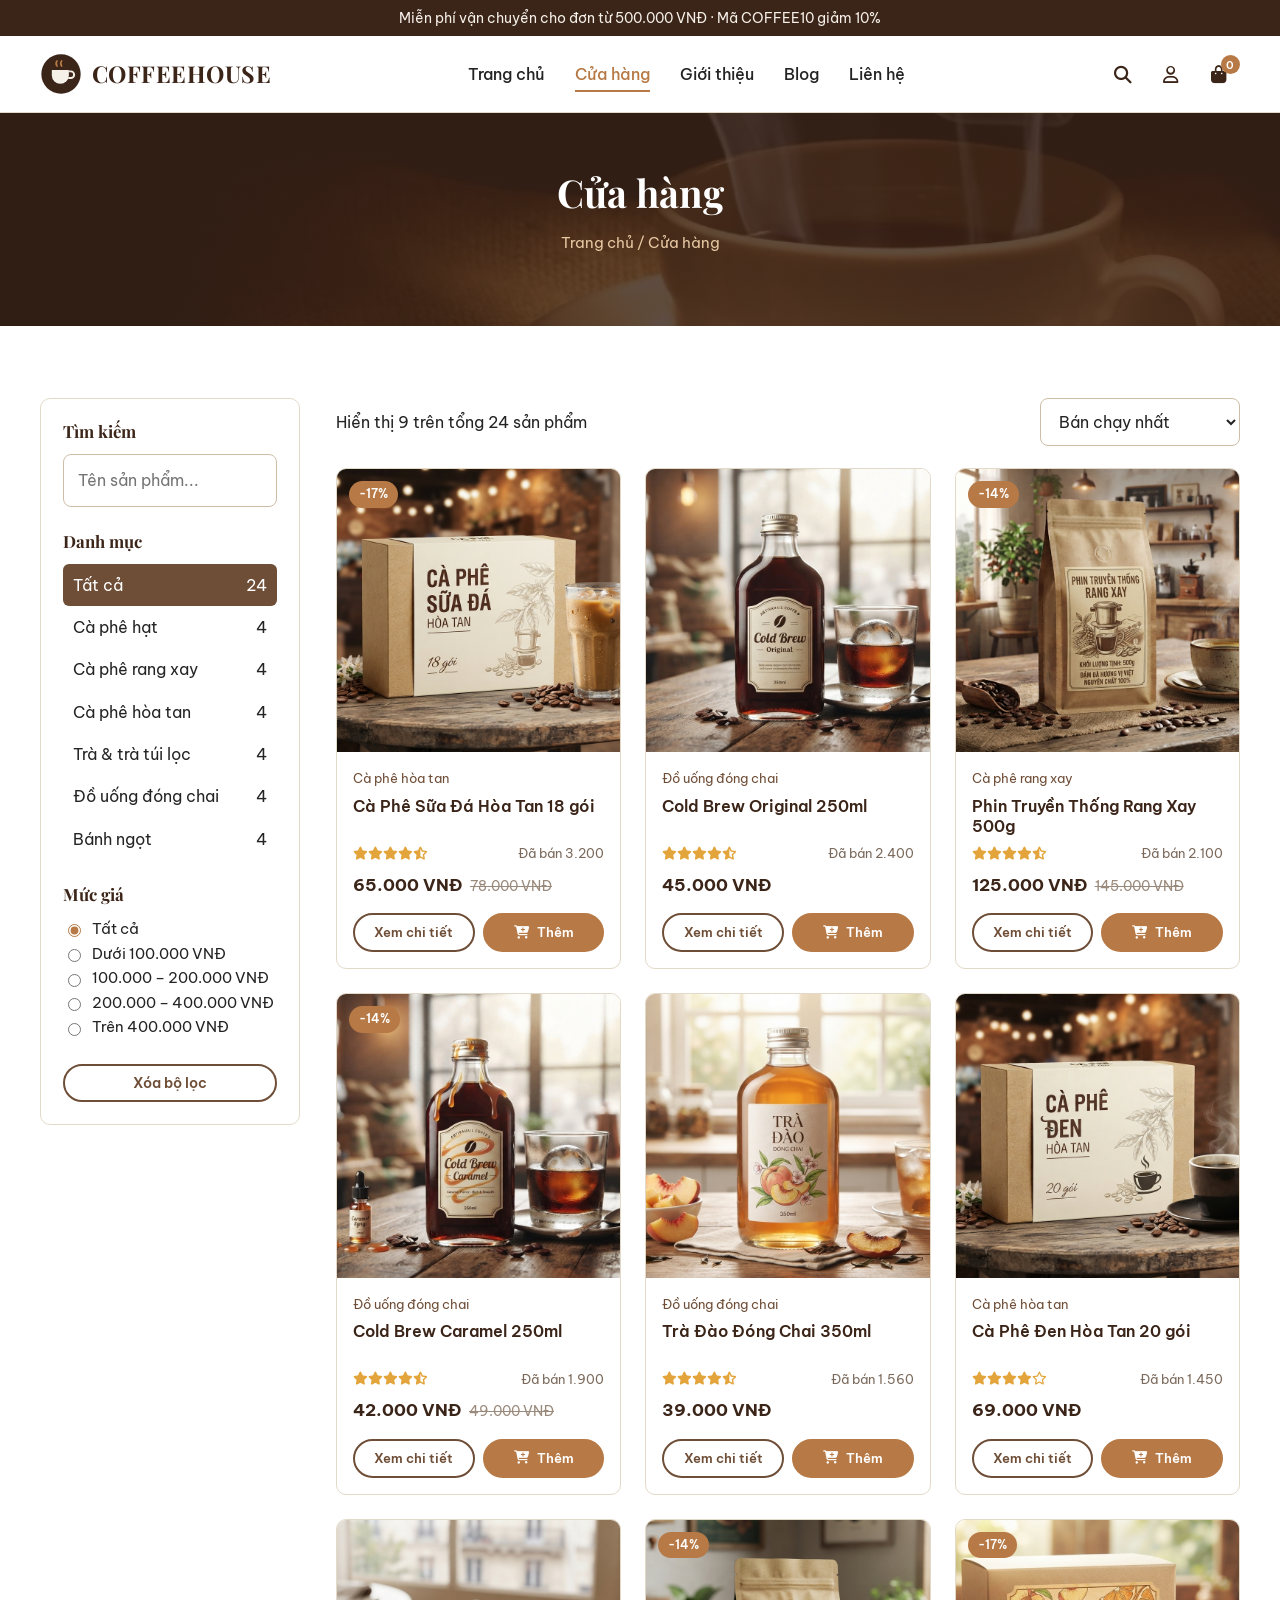
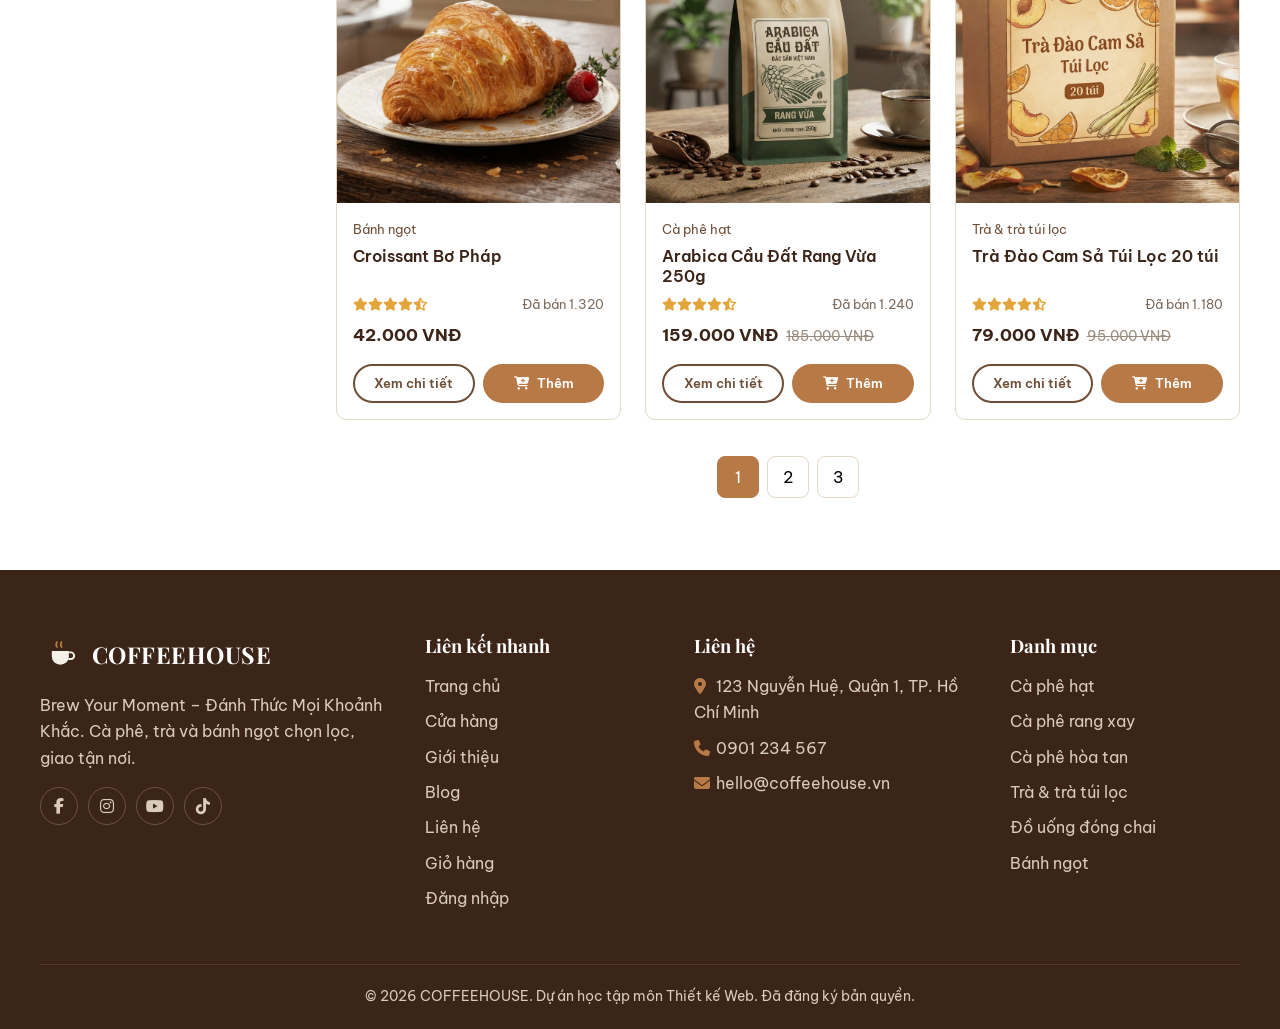
<file: shop.html>
<!DOCTYPE html>
<html lang="vi">
<head>
<meta charset="UTF-8">
<meta name="viewport" content="width=device-width, initial-scale=1.0">
<title>Cửa hàng | COFFEEHOUSE</title>
<meta name="description" content="Mua cà phê hạt, rang xay, hòa tan, trà, đồ uống và bánh ngọt tại COFFEEHOUSE.">
<link rel="icon" type="image/svg+xml" href="assets/images/logo/favicon.svg">
<link rel="preconnect" href="https://fonts.googleapis.com">
<link rel="preconnect" href="https://fonts.gstatic.com" crossorigin>
<link href="https://fonts.googleapis.com/css2?family=Be+Vietnam+Pro:wght@400;500;600;700&family=Playfair+Display:ital,wght@0,600;0,700;1,500&display=swap" rel="stylesheet">
<link rel="stylesheet" href="https://cdnjs.cloudflare.com/ajax/libs/font-awesome/6.5.1/css/all.min.css">
<link rel="stylesheet" href="assets/css/style.css">
<link rel="stylesheet" href="assets/css/components.css">
<link rel="stylesheet" href="assets/css/responsive.css">
</head>
<body data-page="shop">
<div id="site-header"></div>
<section class="page-hero"><div class="container"><h1>Cửa hàng</h1><p class="crumb"><a href="index.html">Trang chủ</a> / Cửa hàng</p></div></section>
<main>

<section class="section"><div class="container shop-layout">
  <aside class="sidebar">
    <div class="grp"><h4>Tìm kiếm</h4><input class="select" id="shopSearch" type="search" placeholder="Tên sản phẩm..." aria-label="Tìm sản phẩm"></div>
    <div class="grp"><h4>Danh mục</h4><ul class="cat-list" id="catList"></ul></div>
    <div class="grp"><h4>Mức giá</h4>
      <label class="check"><input type="radio" name="price" value="all" checked> Tất cả</label>
      <label class="check"><input type="radio" name="price" value="0-100000"> Dưới 100.000 VNĐ</label>
      <label class="check"><input type="radio" name="price" value="100000-200000"> 100.000 – 200.000 VNĐ</label>
      <label class="check"><input type="radio" name="price" value="200000-400000"> 200.000 – 400.000 VNĐ</label>
      <label class="check"><input type="radio" name="price" value="400000-"> Trên 400.000 VNĐ</label></div>
    <button class="btn btn-ghost btn-sm btn-block" id="resetFilters" type="button">Xóa bộ lọc</button>
  </aside>
  <div><div class="shop-toolbar"><span id="shopCount"></span>
    <select class="select" id="sortSelect" aria-label="Sắp xếp"><option value="default">Bán chạy nhất</option><option value="price-asc">Giá tăng dần</option><option value="price-desc">Giá giảm dần</option><option value="name">Tên A – Z</option><option value="rating">Đánh giá cao nhất</option></select></div>
    <div class="product-grid three" id="shopGrid"></div><div class="pagination" id="pagination"></div></div>
</div></section>
</main>
<div id="site-footer"></div>
<div id="toast-wrap" aria-live="polite"></div>
<script src="assets/js/products.js"></script>
<script src="assets/js/main.js"></script>
<script src="assets/js/shop.js"></script>
</body>
</html>
</file>
<file: assets/css/style.css>
/* ===== COFFEEHOUSE – style.css: biến màu, nền tảng, header, hero, footer ===== */
:root{
  --dark:#3B2418; --coffee:#6F4E37; --caramel:#B77945; --cream:#F5F0E8; --white:#fff; --ink:#242424;
  --line:#e3d9c8; --radius:10px; --shadow:0 6px 22px rgba(59,36,24,.1);
  --font-body:"Be Vietnam Pro",system-ui,sans-serif; --font-head:"Playfair Display",Georgia,serif;
}
*,*::before,*::after{box-sizing:border-box}
html{scroll-behavior:smooth}
body{margin:0;font-family:var(--font-body);color:var(--ink);background:var(--white);line-height:1.65;font-size:16px;overflow-x:hidden}
img{max-width:100%;display:block}
a{color:inherit;text-decoration:none}
ul{list-style:none;margin:0;padding:0}
h1,h2,h3,h4{font-family:var(--font-head);color:var(--dark);line-height:1.25;margin:0 0 .5em}
:focus-visible{outline:3px solid var(--caramel);outline-offset:2px}
.container{width:min(1200px,100% - 32px);margin-inline:auto}
.section{padding:72px 0}
.section.alt{background:var(--cream)}
.section-title{text-align:center;margin-bottom:40px}
.section-title h2{font-size:2.1rem}
.section-title p{color:var(--coffee);margin:0 auto;max-width:560px}
.section-title::after{content:"";display:block;width:56px;height:3px;background:var(--caramel);margin:16px auto 0}
.hidden{display:none!important}

/* Thanh thông báo + header */
.topbar{background:var(--dark);color:var(--cream);font-size:.85rem;text-align:center;padding:7px 12px}
.site-header{position:sticky;top:0;z-index:50;background:var(--white);box-shadow:0 1px 0 var(--line)}
.header-inner{display:flex;align-items:center;justify-content:space-between;gap:20px;height:76px}
.logo{display:flex;align-items:center;gap:10px;font-family:var(--font-head);font-weight:700;font-size:1.45rem;color:var(--dark);letter-spacing:.02em}
.logo img{width:42px;height:42px}
.nav ul{display:flex;gap:30px}
.nav a{font-weight:500;padding:6px 0;border-bottom:2px solid transparent;transition:.2s}
.nav a:hover,.nav a.active{color:var(--caramel);border-color:var(--caramel)}
.header-actions{display:flex;align-items:center;gap:6px}
.icon-btn{position:relative;width:42px;height:42px;display:grid;place-items:center;border:0;background:none;border-radius:50%;font-size:1.1rem;color:var(--dark);cursor:pointer;transition:.2s}
.icon-btn:hover{background:var(--cream);color:var(--caramel)}
.badge-count{position:absolute;top:2px;right:0;min-width:19px;height:19px;padding:0 5px;border-radius:10px;background:var(--caramel);color:#fff;font-size:.7rem;display:grid;place-items:center;font-weight:600}
.menu-toggle{display:none}
.acc-wrap{position:relative}
.acc-menu{position:absolute;right:0;top:48px;min-width:190px;background:#fff;border:1px solid var(--line);border-radius:var(--radius);box-shadow:var(--shadow);padding:10px;display:none}
.acc-menu.open{display:block}
.acc-menu span{display:block;padding:6px 10px;font-weight:600;color:var(--dark)}
.acc-menu a,.acc-menu button{display:block;width:100%;text-align:left;padding:8px 10px;border:0;background:none;font:inherit;border-radius:6px;cursor:pointer}
.acc-menu a:hover,.acc-menu button:hover{background:var(--cream)}

/* Ô tìm kiếm toàn trang */
.search-overlay{position:fixed;inset:0;z-index:80;background:rgba(36,36,36,.75);display:none;align-items:flex-start;justify-content:center;padding-top:14vh}
.search-overlay.open{display:flex}
.search-box{width:min(640px,92%);background:#fff;border-radius:var(--radius);padding:22px;display:flex;gap:10px}
.search-box input{flex:1;padding:12px 16px;border:1px solid var(--line);border-radius:var(--radius);font:inherit}

/* Hero */
.hero{position:relative;background:var(--dark) url("../images/banner/hero.jpg") center/cover no-repeat;color:#fff;min-height:560px;display:flex;align-items:center}
.hero::before{content:"";position:absolute;inset:0;background:linear-gradient(90deg,rgba(36,20,12,.92) 0%,rgba(36,20,12,.55) 55%,rgba(36,20,12,0) 100%)}
.hero .container{position:relative}
.hero-content{max-width:560px}
.hero h1{color:#fff;font-size:clamp(2.2rem,5vw,3.8rem);margin-bottom:.3em}
.hero .slogan{font-family:var(--font-head);font-style:italic;color:#e8c9a3;font-size:1.25rem;margin-bottom:12px}
.hero p{color:#eadfce;margin-bottom:28px}
.hero-btns{display:flex;gap:14px;flex-wrap:wrap}
.perks{display:grid;grid-template-columns:repeat(4,1fr);gap:20px;margin-top:-38px;position:relative;z-index:2}
.perk{background:#fff;border-radius:var(--radius);box-shadow:var(--shadow);padding:20px;display:flex;gap:14px;align-items:center}
.perk i{font-size:1.6rem;color:var(--caramel)}
.perk strong{display:block;color:var(--dark)}
.perk small{color:var(--coffee)}

/* Trang con: banner tiêu đề */
.page-hero{background:linear-gradient(rgba(59,36,24,.82),rgba(59,36,24,.82)),url("../images/banner/hero.jpg") center/cover;color:#fff;text-align:center;padding:56px 0}
.page-hero h1{color:#fff;font-size:2.4rem;margin-bottom:6px}
.crumb{color:#e8c9a3;font-size:.92rem}
.crumb a:hover{text-decoration:underline}

/* Footer */
.site-footer{background:var(--dark);color:#d9ccbb;padding:64px 0 0}
.footer-grid{display:grid;grid-template-columns:1.5fr 1fr 1.2fr 1fr;gap:40px}
.site-footer h4{color:#fff;font-size:1.15rem;margin-bottom:16px}
.site-footer .logo{color:#fff;margin-bottom:14px}
.site-footer li{margin-bottom:9px}
.site-footer a:hover{color:var(--caramel)}
.site-footer li i{width:22px;color:var(--caramel)}
.socials{display:flex;gap:10px;margin-top:16px}
.socials a{width:38px;height:38px;border-radius:50%;border:1px solid #6b5444;display:grid;place-items:center;transition:.2s}
.socials a:hover{background:var(--caramel);border-color:var(--caramel);color:#fff}
.copyright{border-top:1px solid #54392b;margin-top:44px;padding:20px 0;text-align:center;font-size:.9rem}

/* Danh mục trang chủ */
.cat-grid{display:grid;grid-template-columns:repeat(6,1fr);gap:20px}
.cat-card{text-align:center;transition:.25s}
.cat-card .thumb{aspect-ratio:1;border-radius:50%;overflow:hidden;border:4px solid #fff;box-shadow:var(--shadow);margin-bottom:12px;transition:.25s}
.cat-card:hover .thumb{border-color:var(--caramel);transform:translateY(-4px)}
.cat-card h3{font-size:1.02rem;font-family:var(--font-body);font-weight:600;margin:0}

/* Banner khuyến mãi */
.promo-grid{display:grid;grid-template-columns:1fr 1fr;gap:24px}
.promo{position:relative;border-radius:14px;overflow:hidden;min-height:260px;color:#fff;padding:34px;display:flex;flex-direction:column;justify-content:center;background-size:cover;background-position:center}
.promo::before{content:"";position:absolute;inset:0;background:linear-gradient(90deg,rgba(36,20,12,.85),rgba(36,20,12,.1))}
.promo>*{position:relative;max-width:300px}
.promo h3{color:#fff;font-size:1.7rem}
.promo.p1{background-image:url("../images/banner/promo-sale.jpg")}
.promo.p2{background-image:url("../images/banner/promo-combo.png")}
.promo p{margin:0 0 18px}
.code-pill{display:inline-block;border:2px dashed #e8c9a3;color:#e8c9a3;padding:2px 12px;border-radius:6px;font-weight:700;letter-spacing:.08em}

/* Newsletter */
.newsletter{background:var(--coffee);color:#fff;padding:56px 0}
.newsletter .inner{display:flex;align-items:center;justify-content:space-between;gap:30px;flex-wrap:wrap}
.newsletter h2{color:#fff;margin-bottom:4px}
.newsletter p{margin:0;color:#eadfce}
.newsletter form{display:flex;gap:10px;flex:1;min-width:300px;max-width:520px}
.newsletter .field{flex:1;margin:0}
.newsletter .err{color:#ffd9b3}
#site-header{display:contents}
</file>
<file: assets/css/components.css>
/* ===== COFFEEHOUSE – components.css: nút, thẻ sản phẩm, form, bảng, toast... ===== */
.btn{display:inline-flex;align-items:center;justify-content:center;gap:8px;padding:12px 26px;border-radius:50px;border:2px solid var(--caramel);background:var(--caramel);color:#fff;font:600 .95rem var(--font-body);cursor:pointer;transition:.2s}
.btn:hover{background:var(--coffee);border-color:var(--coffee);transform:translateY(-1px)}
.btn:active{transform:translateY(1px)}
.btn-outline{background:transparent;color:#fff;border-color:#fff}
.btn-outline:hover{background:#fff;color:var(--dark);border-color:#fff}
.btn-dark{background:var(--dark);border-color:var(--dark)}
.btn-ghost{background:transparent;color:var(--coffee);border-color:var(--coffee)}
.btn-ghost:hover{background:var(--coffee);color:#fff}
.btn-sm{padding:8px 16px;font-size:.85rem}
.btn-block{width:100%}
.btn[disabled]{opacity:.5;cursor:not-allowed}

/* Thẻ sản phẩm */
.product-grid{display:grid;grid-template-columns:repeat(4,1fr);gap:24px}
.product-grid.three{grid-template-columns:repeat(3,1fr)}
.product-card{background:#fff;border:1px solid var(--line);border-radius:var(--radius);overflow:hidden;display:flex;flex-direction:column;transition:.25s}
.product-card:hover{box-shadow:var(--shadow);border-color:var(--caramel)}
.product-card .pic{position:relative;aspect-ratio:1;background:var(--cream);overflow:hidden}
.product-card .pic img{width:100%;height:100%;object-fit:cover;transition:transform .4s}
.product-card:hover .pic img{transform:scale(1.05)}
.tag{position:absolute;top:12px;left:12px;background:var(--caramel);color:#fff;font-size:.78rem;font-weight:600;padding:3px 10px;border-radius:20px}
.tag.new{background:var(--dark);left:auto;right:12px}
.product-card .info{padding:16px;display:flex;flex-direction:column;gap:6px;flex:1}
.product-card .cat{font-size:.8rem;color:var(--coffee)}
.product-card h3{font-family:var(--font-body);font-size:1rem;font-weight:600;margin:0;min-height:2.6em}
.product-card h3 a:hover{color:var(--caramel)}
.stars{color:#e3a53b;font-size:.82rem;white-space:nowrap}
.rate-row{display:flex;justify-content:space-between;align-items:center;font-size:.8rem;color:#7b6a5c}
.price{display:flex;align-items:baseline;gap:8px;flex-wrap:wrap}
.price .now{font-weight:700;color:var(--dark);font-size:1.08rem}
.price .old{text-decoration:line-through;color:#9a8a7c;font-size:.88rem}
.card-actions{display:flex;gap:8px;margin-top:auto;padding-top:8px}
.card-actions .btn{flex:1;padding:9px 8px;font-size:.84rem}

/* Form */
.field{margin-bottom:18px}
.field label{display:block;font-weight:500;margin-bottom:6px;font-size:.93rem}
.field input,.field textarea,.field select,.select{width:100%;padding:12px 14px;border:1px solid #cdbda6;border-radius:8px;font:inherit;background:#fff;color:var(--ink);transition:.2s}
.field textarea{min-height:120px;resize:vertical}
.field input:focus,.field textarea:focus,.field select:focus,.select:focus{outline:none;border-color:var(--caramel);box-shadow:0 0 0 3px rgba(183,121,69,.2)}
.field.invalid input,.field.invalid textarea{border-color:#b3261e}
.err{display:block;color:#b3261e;font-size:.82rem;min-height:0;margin-top:4px}
.check{display:flex;align-items:center;gap:8px;font-size:.93rem;cursor:pointer}
.check input{width:auto;accent-color:var(--caramel)}
.form-card{background:#fff;border:1px solid var(--line);border-radius:14px;padding:32px;box-shadow:var(--shadow)}
.auth-wrap{max-width:480px;margin:0 auto}
.auth-wrap h2{text-align:center}
.form-row{display:grid;grid-template-columns:1fr 1fr;gap:16px}
.alert{padding:14px 16px;border-radius:8px;margin-bottom:18px;font-size:.93rem}
.alert.ok{background:#e9f3e4;color:#2f5d1f}
.alert.bad{background:#fbe9e7;color:#8a1c14}

/* Toast */
#toast-wrap{position:fixed;right:18px;bottom:18px;z-index:100;display:flex;flex-direction:column;gap:10px}
.toast{background:var(--dark);color:#fff;padding:13px 18px;border-radius:8px;box-shadow:var(--shadow);border-left:4px solid var(--caramel);animation:toastIn .25s ease;max-width:320px}
.toast.error{border-color:#e0584f}
@keyframes toastIn{from{opacity:0;transform:translateX(30px)}to{opacity:1;transform:none}}

/* Blog */
.blog-grid{display:grid;grid-template-columns:repeat(3,1fr);gap:28px}
.blog-card{background:#fff;border:1px solid var(--line);border-radius:var(--radius);overflow:hidden;display:flex;flex-direction:column}
.blog-card img{aspect-ratio:3/2;object-fit:cover;width:100%}
.blog-card .body{padding:20px;display:flex;flex-direction:column;gap:8px;flex:1}
.blog-card h3{font-size:1.15rem;margin:0}
.meta{font-size:.82rem;color:var(--coffee);display:flex;gap:14px;flex-wrap:wrap}
.blog-card .more{display:none;color:#4d3b30}
.blog-card.open .more{display:block}
.blog-card .read-more{margin-top:auto;align-self:flex-start;background:none;border:0;color:var(--caramel);font:600 .93rem var(--font-body);cursor:pointer;padding:0}
.chips{display:flex;flex-wrap:wrap;gap:10px;justify-content:center;margin-bottom:34px}
.chip{padding:8px 20px;border-radius:30px;border:1px solid var(--coffee);background:#fff;color:var(--coffee);font:500 .9rem var(--font-body);cursor:pointer;transition:.2s}
.chip:hover,.chip.active{background:var(--coffee);color:#fff}

/* Shop layout */
.shop-layout{display:grid;grid-template-columns:260px 1fr;gap:36px;align-items:start}
.sidebar{border:1px solid var(--line);border-radius:var(--radius);padding:22px;position:sticky;top:96px}
.sidebar h4{font-size:1.05rem;margin:0 0 12px}
.sidebar .grp{margin-bottom:24px}
.sidebar .grp:last-child{margin-bottom:0}
.cat-list button{display:flex;justify-content:space-between;width:100%;padding:8px 10px;border:0;background:none;font:inherit;text-align:left;border-radius:6px;cursor:pointer;color:var(--ink)}
.cat-list button:hover{background:var(--cream)}
.cat-list button.active{background:var(--coffee);color:#fff}
.shop-toolbar{display:flex;justify-content:space-between;align-items:center;gap:14px;flex-wrap:wrap;margin-bottom:22px}
.shop-toolbar .select{width:auto;min-width:200px}
.empty{text-align:center;padding:60px 20px;color:var(--coffee);grid-column:1/-1}
.empty i{font-size:2.6rem;color:var(--caramel);margin-bottom:10px}
.pagination{display:flex;justify-content:center;gap:8px;margin-top:36px;flex-wrap:wrap}
.pagination button{min-width:42px;height:42px;border-radius:8px;border:1px solid var(--line);background:#fff;font:inherit;cursor:pointer}
.pagination button:hover,.pagination button.active{background:var(--caramel);border-color:var(--caramel);color:#fff}

/* Chi tiết sản phẩm */
.detail{display:grid;grid-template-columns:1fr 1fr;gap:48px;align-items:start}
.detail .gallery{background:var(--cream);border-radius:14px;overflow:hidden;aspect-ratio:1}
.detail .gallery img{width:100%;height:100%;object-fit:cover}
.detail h1{font-size:2rem}
.detail .price .now{font-size:1.7rem;color:var(--caramel)}
.spec{margin:18px 0;border-top:1px solid var(--line)}
.spec div{display:flex;gap:16px;padding:12px 0;border-bottom:1px solid var(--line)}
.spec dt{width:130px;font-weight:600;color:var(--dark);flex-shrink:0}
.spec dd{margin:0;flex:1}
.qty{display:inline-flex;align-items:center;border:1px solid #cdbda6;border-radius:50px;overflow:hidden;background:#fff}
.qty button{width:40px;height:40px;border:0;background:none;font-size:1.1rem;cursor:pointer}
.qty button:hover{background:var(--cream)}
.qty input{width:48px;text-align:center;border:0;font:inherit;font-weight:600;background:none}
.buy-row{display:flex;gap:14px;flex-wrap:wrap;align-items:center;margin-top:22px}
.review{border-bottom:1px solid var(--line);padding:16px 0}
.review strong{margin-right:10px}
.star-pick{display:flex;gap:4px;font-size:1.4rem;color:#cdbda6;cursor:pointer}
.star-pick i.on{color:#e3a53b}

/* Giỏ hàng / thanh toán */
.cart-layout,.checkout-layout{display:grid;grid-template-columns:1fr 360px;gap:36px;align-items:start}
.cart-table{width:100%;border-collapse:collapse}
.cart-table th{text-align:left;background:var(--cream);padding:14px;font-size:.92rem}
.cart-table td{padding:16px 14px;border-bottom:1px solid var(--line);vertical-align:middle}
.cart-prod{display:flex;align-items:center;gap:14px}
.cart-prod img{width:76px;height:76px;object-fit:cover;border-radius:8px;background:var(--cream)}
.cart-prod a{font-weight:600}
.cart-prod a:hover{color:var(--caramel)}
.remove-btn{background:none;border:0;color:#9a8a7c;font-size:1.1rem;cursor:pointer}
.remove-btn:hover{color:#b3261e}
.cart-actions{display:flex;justify-content:space-between;gap:12px;flex-wrap:wrap;margin-top:22px}
.summary{border:1px solid var(--line);border-radius:14px;padding:26px;background:var(--cream)}
.summary h3{font-size:1.25rem}
.sum-row{display:flex;justify-content:space-between;gap:12px;padding:9px 0}
.sum-row.total{border-top:2px solid var(--dark);margin-top:8px;padding-top:16px;font-weight:700;font-size:1.2rem;color:var(--dark)}
.coupon{display:flex;gap:8px;margin:14px 0}
.coupon input{flex:1;min-width:0;padding:10px 12px;border:1px solid #cdbda6;border-radius:8px;font:inherit;text-transform:uppercase}
.coupon-hint{font-size:.82rem;color:var(--coffee)}
.pay-opt{display:flex;gap:12px;align-items:flex-start;border:1px solid #cdbda6;border-radius:10px;padding:14px;margin-bottom:12px;cursor:pointer;background:#fff}
.pay-opt:has(input:checked){border-color:var(--caramel);box-shadow:0 0 0 2px rgba(183,121,69,.25)}
.pay-opt input{margin-top:5px;accent-color:var(--caramel)}
.bank-box{background:#fff;border:1px dashed var(--caramel);border-radius:8px;padding:12px 14px;font-size:.9rem;margin-bottom:12px}
.mini-item{display:flex;gap:12px;align-items:center;padding:8px 0;font-size:.92rem}
.mini-item img{width:52px;height:52px;border-radius:6px;object-fit:cover}
.mini-item span:last-child{margin-left:auto;white-space:nowrap;font-weight:600}
.success{text-align:center;max-width:560px;margin:0 auto;padding:40px 20px}
.success i{font-size:4rem;color:#4b8b34;margin-bottom:14px}
.order-code{display:inline-block;margin:12px 0 20px;padding:8px 22px;background:var(--cream);border:2px dashed var(--caramel);font-weight:700;letter-spacing:.08em;font-size:1.2rem;border-radius:8px}

/* Giới thiệu / liên hệ */
.two-col{display:grid;grid-template-columns:1fr 1fr;gap:48px;align-items:center}
.two-col img{border-radius:14px;box-shadow:var(--shadow)}
.values{display:grid;grid-template-columns:repeat(4,1fr);gap:22px}
.value{background:#fff;border-radius:var(--radius);padding:28px 22px;text-align:center;border:1px solid var(--line)}
.value i{font-size:2rem;color:var(--caramel);margin-bottom:12px}
.value h3{font-size:1.1rem}
.value p{margin:0;font-size:.92rem;color:#5a4a3e}
.info-cards{display:grid;grid-template-columns:repeat(4,1fr);gap:20px;margin-bottom:48px}
.info-card{text-align:center;padding:26px 16px;background:var(--cream);border-radius:var(--radius)}
.info-card i{font-size:1.7rem;color:var(--caramel);margin-bottom:10px}
.info-card h4{font-size:1.05rem;margin-bottom:4px}
.info-card p{margin:0;font-size:.92rem}
.map-frame{width:100%;height:100%;min-height:420px;border:0;border-radius:14px}
</file>
<file: assets/css/responsive.css>
/* ===== COFFEEHOUSE – responsive.css ===== */
@media (max-width:1100px){
  .product-grid{grid-template-columns:repeat(3,1fr)}
  .cat-grid{grid-template-columns:repeat(3,1fr)}
  .footer-grid{grid-template-columns:1fr 1fr}
  .perks{grid-template-columns:repeat(2,1fr)}
  .values,.info-cards{grid-template-columns:repeat(2,1fr)}
  .shop-layout{grid-template-columns:220px 1fr;gap:24px}
  .product-grid.three{grid-template-columns:repeat(2,1fr)}
}
@media (max-width:900px){
  .menu-toggle{display:grid}
  .nav{position:absolute;left:0;right:0;top:100%;background:#fff;border-top:1px solid var(--line);box-shadow:var(--shadow);max-height:0;overflow:hidden;transition:max-height .3s}
  .nav.open{max-height:380px}
  .nav ul{flex-direction:column;gap:0;padding:8px 16px}
  .nav a{display:block;padding:14px 4px;border-bottom:1px solid var(--line)}
  .header-inner{position:relative}
  .shop-layout,.cart-layout,.checkout-layout,.detail,.two-col{grid-template-columns:1fr}
  .sidebar{position:static}
  .blog-grid{grid-template-columns:repeat(2,1fr)}
  .promo-grid{grid-template-columns:1fr}
  .detail{gap:26px}
  .section{padding:56px 0}
  .hero{min-height:480px}
  .hero::before{background:linear-gradient(rgba(36,20,12,.8),rgba(36,20,12,.65))}
}
@media (max-width:640px){
  .product-grid,.product-grid.three{grid-template-columns:repeat(2,1fr);gap:14px}
  .cat-grid{grid-template-columns:repeat(2,1fr);gap:16px}
  .blog-grid,.footer-grid,.values,.info-cards,.form-row{grid-template-columns:1fr}
  .perks{grid-template-columns:1fr;margin-top:-24px}
  .logo span{font-size:1.15rem}
  .section-title h2{font-size:1.7rem}
  .product-card .info{padding:12px}
  .product-card h3{font-size:.92rem}
  .card-actions{flex-direction:column}
  .newsletter form{flex-direction:column;min-width:0;width:100%}
  .form-card{padding:22px 18px}
  .hero-btns .btn{flex:1}
  /* Giỏ hàng dạng thẻ trên điện thoại */
  .cart-table thead{display:none}
  .cart-table,.cart-table tbody,.cart-table tr,.cart-table td{display:block;width:100%}
  .cart-table tr{border:1px solid var(--line);border-radius:10px;margin-bottom:14px;padding:8px}
  .cart-table td{border:0;padding:8px;display:flex;justify-content:space-between;align-items:center}
  .cart-table td::before{content:attr(data-label);font-weight:600;color:var(--coffee)}
  .cart-table td.prod-cell::before{display:none}
  .cart-table td.prod-cell{display:block}
  .spec div{flex-direction:column;gap:2px}
  .spec dt{width:auto}
  .page-hero h1{font-size:1.8rem}
  .shop-toolbar .select{width:100%}
}
@media (prefers-reduced-motion:reduce){*{animation:none!important;transition:none!important;scroll-behavior:auto!important}}
</file>
